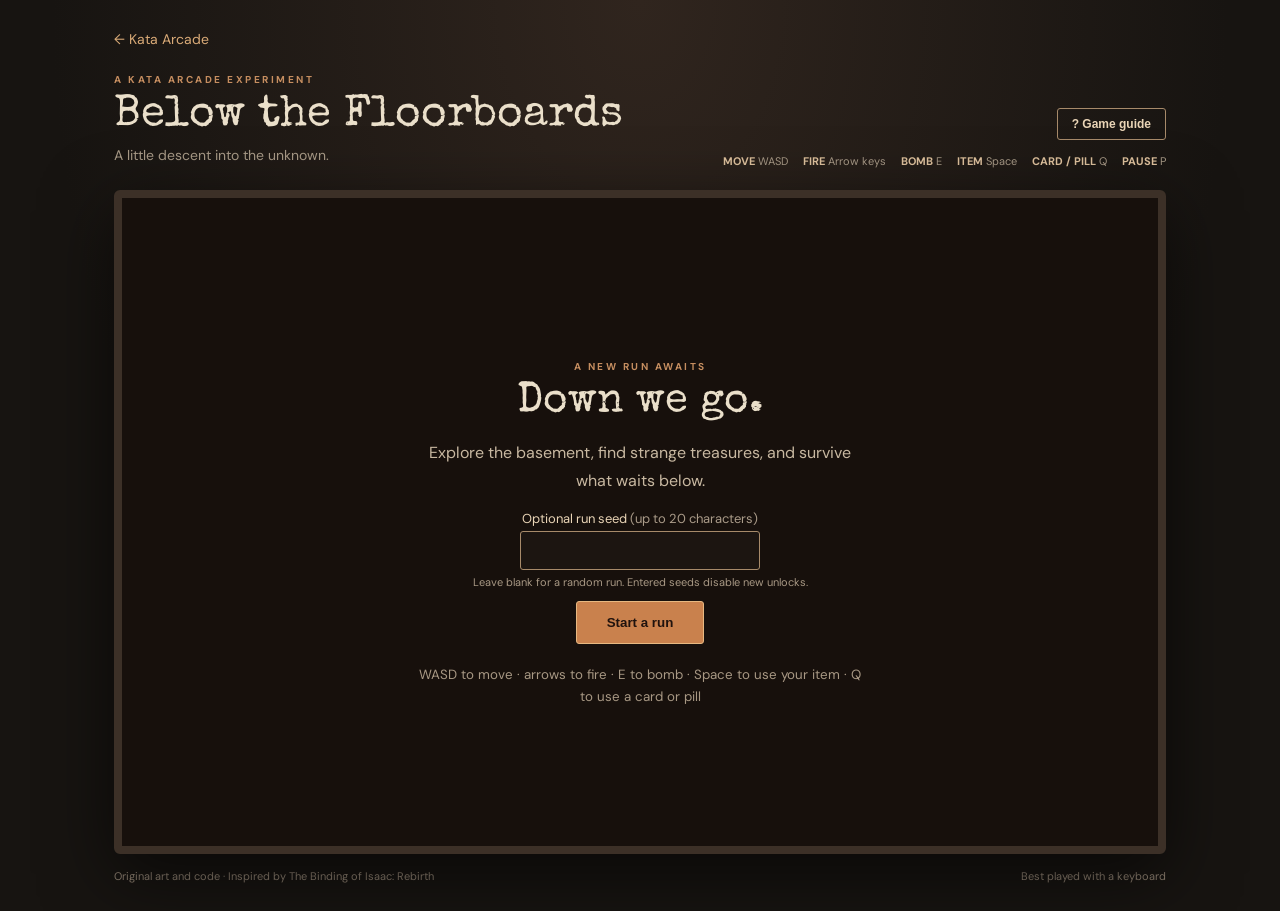
<file: index.html>
<!doctype html><html lang="en"><head><meta charset="utf-8"><meta name="viewport" content="width=device-width,initial-scale=1"><title>Below the Floorboards</title><link rel="stylesheet" href="style.css?v=champions"></head><body><main><header><div><a href="https://intrepion.github.io/">← Kata Arcade</a><p class="eyebrow">A KATA ARCADE EXPERIMENT</p><h1>Below the Floorboards</h1><p>A little descent into the unknown.</p></div><div><button id="guide-open" class="guide-open" type="button" aria-haspopup="dialog" aria-controls="guide">? Game guide</button><div class="controls"><b>MOVE</b> WASD <b>FIRE</b> Arrow keys <b>BOMB</b> E <b>ITEM</b> Space <b>CARD / PILL</b> Q <b>PAUSE</b> P</div></div></header><section class="frame"><canvas id="game" width="960" height="600" tabindex="-1" aria-label="Game area"></canvas><div id="overlay"><div><p class="eyebrow">A NEW RUN AWAITS</p><h2>Down we go.</h2><p>Explore the basement, find strange treasures, and survive what waits below.</p><label id="unlock-option" class="unlock-option" hidden><input type="checkbox" id="unlock-select"> Start with the Lantern: one soul heart and faster movement</label><label id="scout-option" class="unlock-option" hidden><input type="checkbox" id="scout-select"> Start as the Scout: two red hearts, faster movement, two keys and three coins</label><label id="vanguard-option" class="unlock-option" hidden><input type="checkbox" id="vanguard-select"> Start as the Vanguard: four red hearts, slower movement and no starting bomb</label><label class="seed-entry" for="seed-input">Optional run seed <span>(up to 20 characters)</span></label><input id="seed-input" class="seed-input" type="text" maxlength="20" autocomplete="off" spellcheck="false" aria-describedby="seed-help"><small id="seed-help">Leave blank for a random run. Entered seeds disable new unlocks.</small><button id="start">Start a run</button><p id="seed-info" class="seed-info" aria-live="polite"></p><p id="unlock-status" class="unlock-status" aria-live="polite"></p><small>WASD to move · arrows to fire · E to bomb · Space to use your item · Q to use a card or pill</small></div></div><div id="pause-reference" class="pause-reference" hidden aria-labelledby="pause-title"><div><h2 id="pause-title">Paused</h2><p><b>Move</b> WASD · <b>Fire</b> arrows · <b>Bomb</b> E<br><b>Active item</b> Space · <b>Card / pill</b> Q</p><p>Clear enemies to open doors and charge your item. Unlock alternate starts by completing floor goals. Shops need a key and coins. Purple doors cost health; orange challenge chests start three waves. Bomb walls for secrets; gold chests cost a key.</p><p><span class="red-heart">♥</span> Red heals · <span class="soul-heart">♥</span> Soul shields · <span class="black-heart">♥</span> Black shields burst when depleted.</p><p id="pause-seed"></p><div class="pause-actions"><button id="pause-resume" type="button">Resume (P)</button><button id="pause-guide" type="button" aria-haspopup="dialog" aria-controls="guide">Full game guide</button></div></div></div></section><dialog id="guide" aria-labelledby="guide-title"><div class="guide-heading"><div><p class="eyebrow">FIELD NOTES</p><h2 id="guide-title">Game guide</h2></div><button id="guide-close" type="button" aria-label="Close game guide">Close ×</button></div><div class="guide-content"><p>This guide describes this early approximation. The game pauses while it is open.</p><h3>Power-ups</h3><p>Walk over a star-shaped upgrade to collect it; its label names the effect. Upgrades can appear in treasure rooms, shops, challenge chests, and after bosses. Shop upgrades cost coins. Their effects last for the rest of the run.</p><dl><dt><span class="guide-icon upgrade" aria-hidden="true">✦</span>Damage · passive</dt><dd data-upgrade="damage">Adds 1.5 damage to each tear. Repeated pickups add more damage.</dd><dt><span class="guide-icon upgrade" aria-hidden="true">✦</span>Rate · passive</dt><dd data-upgrade="rate">Reduces the delay between volleys by 0.045 seconds, to a minimum of 0.12 seconds. Repeated pickups stack until that limit.</dd><dt><span class="guide-icon upgrade" aria-hidden="true">✦</span>Speed · passive</dt><dd data-upgrade="speed">Adds 25 movement speed. Repeated pickups stack.</dd><dt><span class="guide-icon upgrade" aria-hidden="true">✦</span>Range · passive</dt><dd data-upgrade="range">Adds 100 units to the maximum distance tears can travel; walls and rocks can stop them sooner unless another upgrade changes that. Repeated pickups stack.</dd><dt><span class="guide-icon upgrade" aria-hidden="true">✦</span>Health · passive</dt><dd data-upgrade="health">Adds and fills up to one red-heart container, subject to the 12-heart limit. Repeated pickups can add more containers until that limit.</dd><dt><span class="guide-icon upgrade" aria-hidden="true">✦</span>Double shot (DOUBLE) · passive</dt><dd data-upgrade="double">Each volley fires two angled tears; each uses your current tear damage.</dd><dt><span class="guide-icon upgrade" aria-hidden="true">✦</span>Piercing tears (PIERCE) · passive</dt><dd data-upgrade="pierce">Tears pass through enemies and can hit each enemy once. Rocks still stop them unless you also have Spectral tears.</dd><dt><span class="guide-icon upgrade" aria-hidden="true">✦</span>Splash tears (BURST) · passive</dt><dd data-upgrade="burst">When a tear hits an enemy, other exposed enemies nearby take half that tear’s damage. Underground burrowers are not affected.</dd><dt><span class="guide-icon upgrade" aria-hidden="true">✦</span>Spectral tears (SPECTRAL) · passive</dt><dd data-upgrade="spectral">Tears pass through rocks. They still stop at walls and enemies unless another upgrade changes that.</dd><dt><span class="guide-icon upgrade" aria-hidden="true">✦</span>Rebound tears (BOUNCE) · passive</dt><dd data-upgrade="bounce">Each tear can bounce off room walls twice before disappearing. Its normal range still limits its lifetime.</dd><dt><span class="guide-icon upgrade" aria-hidden="true">✦</span>Returning tears (RETURN) · passive</dt><dd data-upgrade="return">Halfway through its lifetime, each surviving tear reverses direction once. Homing stops steering it after the reversal. Without piercing, a hit still destroys it.</dd><dt><span class="guide-icon upgrade" aria-hidden="true">✦</span>Little Wisp (WISP) · familiar</dt><dd data-upgrade="wisp">A companion stays beside you and fires one tear in your firing direction every 0.8 seconds while you shoot. Its tears deal 3.5 damage, travel up to 780 units, and stop at rocks, walls, or the first enemy. Your tear upgrades and damage do not change its tears.</dd><dt><span class="guide-icon upgrade" aria-hidden="true">✦</span>Orbit Guard (ORBIT) · familiar</dt><dd data-upgrade="orbit">A shield circles you and blocks enemy projectiles that touch it. It does not block contact damage or damage enemies.</dd><dt><span class="guide-icon active" aria-hidden="true">◆</span>Patchwork Heart · active</dt><dd data-upgrade="active">Press <kbd>Space</kbd> when all three bars are filled to restore up to one red heart. Clearing a combat or boss room adds one bar, up to three. Using it at full red health still spends the charge.</dd><dt><span class="guide-icon active" aria-hidden="true">◆</span>Fury Tome · active</dt><dd data-active="fury">Press <kbd>Space</kbd> with three charges to add 2 tear damage until you leave the room. Multiple uses in the same room stack. It combines with tear modifiers.</dd><dt><span class="guide-icon active" aria-hidden="true">◆</span>Ashen Bell · active</dt><dd data-active="bell">Press <kbd>Space</kbd> with four charges to deal 25 damage to each exposed enemy in the room. Underground burrowers are unaffected.</dd><dt><span class="guide-icon upgrade" aria-hidden="true">✦</span>Blood Power (BLOOD) · bargain</dt><dd data-upgrade="blood">Adds 3 damage to each tear; repeated purchases add more.</dd><dt><span class="guide-icon upgrade" aria-hidden="true">✦</span>Homing tears (HOMING) · bargain</dt><dd data-upgrade="homing">Tears gently turn toward a nearby exposed enemy. Homing combines with double shot, piercing, splash, and damage upgrades; another homing pickup has no extra effect.</dd><dt><span class="guide-icon lantern" aria-hidden="true">●</span>Lantern · unlocked start</dt><dd data-upgrade="lantern">After your first victory, choose the Lantern before starting a run to begin with one soul heart and 25 extra movement speed. The soul heart can be lost to damage.</dd><dt><span class="guide-icon scout" aria-hidden="true">●</span>Scout · unlocked start</dt><dd data-profile="scout">Defeat the Caves II boss to unlock. Starts with two red hearts, 215 movement speed, two keys and three coins. Starts with the usual one bomb and Patchwork Heart.</dd><dt><span class="guide-icon vanguard" aria-hidden="true">●</span>Vanguard · unlocked start</dt><dd data-profile="vanguard">Defeat the Basement II boss without losing red health on that floor to unlock. Starts with four red hearts, 165 movement speed, one key, no coins and no bomb. Starts with Patchwork Heart.</dd></dl><p>Spectral, rebound, and returning tears combine with double shot, piercing, splash, and homing. Each tear can hit an enemy only once even if it returns or bounces. Repeated copies of these three modifiers, Little Wisp, or Orbit Guard have no extra effect. Damage, rate, speed, range, and health pickups stack within their limits. Double shot, piercing, and splash combine with each other and with damage and rate upgrades. Taking a second copy of double shot, piercing, splash, or homing has no additional effect.</p><h3>Shop and pickups</h3><p>The green-marked shop costs one key to enter. Walk over a priced item to buy it; each item can be bought once. The shop stocks all five entries below. Prices and inventory are fixed in this game.</p><dl class="shop-list"><dt><span class="guide-icon red-heart" aria-hidden="true">♥</span>Red heart · 3 coins</dt><dd data-shop="heart">Restores up to one red heart; remains for sale if red health is full.</dd><dt><span class="guide-icon key" aria-hidden="true">⚿</span>Key · 5 coins</dt><dd data-shop="key">Adds one key for shops or later treasure rooms.</dd><dt><span class="guide-icon bomb" aria-hidden="true">●</span>Bomb · 5 coins</dt><dd data-shop="bomb">Adds one bomb. Press E to place it; explosions damage enemies, rocks and you, and can reveal secret doors.</dd><dt><span class="guide-icon upgrade" aria-hidden="true">✦</span>Random upgrade · 10 coins</dt><dd data-shop="upgrade" data-shop-upgrades="damage,rate,double,pierce,burst,spectral,bounce,return,wisp,orbit">One random Damage, Rate, Double, Pierce, Burst, Spectral, Bounce, Return, Wisp or Orbit upgrade. The label identifies it; see Power-ups above. Speed, Range and Health do not appear in shops.</dd><dt><span class="guide-icon battery" aria-hidden="true">▣</span>Battery · 5 coins</dt><dd data-shop="battery">Adds one charge to the held active item; remains for sale without spending coins if it is fully charged.</dd></dl><p><span class="guide-icon coin" aria-hidden="true">◉</span>Coins buy shop goods. <span class="guide-icon key" aria-hidden="true">⚿</span>Keys and <span class="guide-icon bomb" aria-hidden="true">●</span>bombs are shown beside them in the HUD.</p><h3>Run seeds</h3><dl><dt><span class="guide-icon seed" aria-hidden="true">#</span>Run seed</dt><dd>Leave the seed field blank for a random run that can unlock starts, or enter up to 20 characters to replay a floor layout and its initially placed items. Seeds are case-insensitive. The current seed appears in the HUD and pause reference; the last seed appears after a run. Entering a seed disables new profile unlocks, including Lantern. Enemy behavior and later drops can differ with play and timing; seeds are not compatible with Rebirth.</dd></dl><h3>Chests and hidden rooms</h3><p>Cleared ordinary combat rooms can drop a chest. Touch it to open it; its contents appear nearby. Chest rewards and chances are simplified for this game.</p><dl><dt><span class="guide-icon chest" aria-hidden="true">·</span>Chest</dt><dd>Opens for free and randomly gives two coins, a bomb, a key, or a red heart.</dd><dt><span class="guide-icon gold-chest" aria-hidden="true">⚿</span>Gold chest</dt><dd>Costs one key to open. It randomly gives three coins, a bomb and key and soul heart, two soul hearts, or one passive upgrade. It stays closed if you have no keys.</dd><dt><span class="guide-icon chest" aria-hidden="true">?</span>Red chest</dt><dd>Appears in curse rooms; it can give supplies or an enemy ambush, as described below.</dd></dl><p><span class="guide-icon bomb" aria-hidden="true">●</span>Bomb the center of a wall to reveal a hidden door. Each floor has a secret room; a deeper secret room is also placed when a suitable location exists. The deeper secret touches one ordinary or starting room and tends toward the boss. It contains a soul heart and a gold chest. Hidden rooms are absent from the map until entered.</p><h3>Active items</h3><p>Each treasure room also contains a fully charged Fury Tome or Ashen Bell. Walk over its diamond to swap it with your held active item; the old one stays on the floor with its current charge. Only one active item can be held. Step away briefly before swapping back. Combat and boss room clears add one charge to the held item; the challenge room adds one after all waves. A battery pickup adds one charge to the held item; it is left on the ground if the item is full. Shops sell batteries for five coins, and cleared rooms can drop them. The current item and charge appear in the upper-right HUD. These items and values are original approximations of Rebirth active-item mechanics.</p><h3>Curse room</h3><p>Each floor has an optional purple-marked curse room with two red chests. Crossing its door in either direction deals half a heart of damage unless you are currently invulnerable. Protective hearts are lost before red health; losing red health reduces the chance of a Bargain portal. Each chest randomly gives two soul hearts, a bomb and a key, three coins, or an ambush of two enemies. An ambush seals the room until defeated and charges the held active item on clearance. Chest odds and contents, guaranteed room generation, and door behavior are simplified approximations of Rebirth.</p><h3>Challenge room</h3><p>Each floor has an optional orange-marked challenge room. Its chest shows a passive upgrade. Touch it to take the upgrade and begin three waves of enemies; the doors stay shut until all three waves are defeated. Clearing all waves adds one charge to the held active item. You can leave without opening the chest. The room is an approximation: it always appears, has no health-entry requirement, and uses ordinary enemies rather than Rebirth’s full challenge-room rules.</p><h3>The Bargain</h3><p>After defeating the boss on floors 2–5, a diamond-marked portal may appear. It is guaranteed if you took no red-heart damage on that floor; otherwise its chance is 25%. Soul and black hearts absorb damage before red hearts. This is a simplified approximation of Rebirth’s deal rooms.</p><p>In the bargain room, walk over a star to trade the displayed red-heart containers for its upgrade. Blood Power costs one container; Homing costs two. Containers and any red health that no longer fits are lost for the run. The game refuses a purchase that would leave you with no health; soul and black hearts can keep you alive, but cannot be spent as payment. Use the upward-marked portal to return to the boss room. You can leave without buying.</p><h3>The Sanctuary</h3><p>Enter a Bargain and leave without buying to make later boss portals eligible for a Sanctuary. On floors 2–5, a portal still requires the usual no-red-damage guarantee or 25% damaged-floor roll. Once eligible, each portal has a 50% chance to be a Sanctuary instead of a Bargain. A successful heart-container purchase permanently rules out Sanctuaries for that run; an unaffordable offer does not. Skipping a portal without entering does not qualify. The first Bargain is always a Bargain.</p><p>The blue Sanctuary offers two free relics. Touch one to claim it; the other disappears permanently. Leaving without choosing preserves both on return. The upward portal returns to the boss room. These are original, simplified Angel Room-inspired rules, not Rebirth's exact probabilities or item pool.</p><dl><dt><span class="guide-icon soul-heart" aria-hidden="true">☀</span>Dawn Halo</dt><dd>Adds one filled red-heart container (if capacity permits) and +1 tear damage for the run. Damage is granted even at the health cap.</dd><dt><span class="guide-icon soul-heart" aria-hidden="true">◉</span>Vigil Seal</dt><dd>Grants two soul hearts, limited by the shared 12-heart cap, and Orbit Guard. The guard blocks enemy shots that touch it; duplicate guards do not stack.</dd></dl><h3>Cards &amp; pills</h3><p>Walk over a card or pill to pick it up. You can hold one at a time; picking up another swaps it with the one on the floor. Press <kbd>Q</kbd> to use the held card or pill once. Its name appears when picked up and in the upper-right HUD.</p><p>Cards share the same card picture and pills share the same pill picture; their labels distinguish the effects. Card and pill drops and their effects are chosen at random. This game shows an effect's name before use; it does not have unidentified pills.</p><dl><dt><span class="guide-icon card" aria-hidden="true">▣</span>The Fool · card</dt><dd>Returns you to the starting room of the current floor.</dd><dt><span class="guide-icon card" aria-hidden="true">▣</span>The Lovers · card</dt><dd>Places two full red-heart pickups on the ground.</dd><dt><span class="guide-icon card" aria-hidden="true">▣</span>Death · card</dt><dd>Deals 40 damage to each exposed enemy in the current room; underground burrowers are unaffected.</dd><dt><span class="guide-icon pill" aria-hidden="true">●</span>Full Health · pill</dt><dd>Fills your red-heart containers. It does not add protective hearts.</dd><dt><span class="guide-icon pill" aria-hidden="true">●</span>Health Up · pill</dt><dd>Adds one full red-heart container and fills it, if there is room within the health limit.</dd><dt><span class="guide-icon pill" aria-hidden="true">●</span>Health Down · pill</dt><dd>Removes up to one full red-heart container, keeping at least one if you already have one. It does not create a container if you have none. Current red health is reduced if needed.</dd><dt><span class="guide-icon pill" aria-hidden="true">●</span>Speed Up · pill</dt><dd>Increases movement speed for the rest of the run.</dd></dl><h3>Rooms and enemies at a glance</h3><div class="visual-key"><div><span class="guide-icon door-treasure" aria-hidden="true">▯</span>Gold door: treasure</div><div><span class="guide-icon door-shop" aria-hidden="true">▯</span>Green door: shop</div><div><span class="guide-icon door-boss" aria-hidden="true">▯</span>Red door: boss</div><div><span class="guide-icon door-challenge" aria-hidden="true">▯</span>Orange: challenge</div><div><span class="guide-icon door-curse" aria-hidden="true">▯</span>Purple: curse</div><div><span class="guide-icon chest" aria-hidden="true">?</span>Red chest: random reward or ambush</div><div><span class="guide-icon enemy-chaser" aria-hidden="true">●</span>Chaser: approaches you</div><div><span class="guide-icon enemy-spitter" aria-hidden="true">●</span>Spitter: fires at you</div><div><span class="guide-icon enemy-burrower" aria-hidden="true">●</span>Burrower: hides underground</div><div><span class="guide-icon enemy-charger" aria-hidden="true">●</span>Charger: aims, then rushes</div><div><span class="guide-icon enemy-fan" aria-hidden="true">●</span>Fan: fires a spread</div><div><span class="guide-icon portal" aria-hidden="true">◇</span>Bargain / Sanctuary portal (labeled)</div><div><span class="guide-icon portal" aria-hidden="true">↓</span>Hatch: next floor</div><div><span class="guide-icon portal" aria-hidden="true">✦</span>Final exit: victory</div></div><h3>Champion enemies</h3><p>From Basement II onward, each ordinary combat room has a 25% chance to replace one enemy with a champion. A colored ring and letter identify its variant, even while a burrower is underground. Champions retain their enemy's attack pattern and normal half-heart contact damage. Bosses, challenge waves and curse-room ambushes do not become champions.</p><dl><dt><span class="guide-icon champion-iron" aria-hidden="true">I</span>Iron champion</dt><dd>Silver ring · 1.8 times the normal health, rounded up, and 20% slower movement. Always drops one soul heart.</dd><dt><span class="guide-icon champion-swift" aria-hidden="true">S</span>Swift champion</dt><dd>Yellow ring · 1.2 times the normal health, rounded up, and 50% faster movement, including charger rushes and burrowing. Always drops one key.</dd><dt><span class="guide-icon champion-volatile" aria-hidden="true">V</span>Volatile champion</dt><dd>Orange ring · 1.3 times the normal health, rounded up. On defeat, fires six hostile tears outward and drops one bomb. Keep moving after the kill: the burst remains dangerous even if the room is cleared.</dd></dl><p>Guaranteed champion drops are in addition to the usual room-clear reward. Each variant is equally likely when a champion is rolled. These original modifiers, rewards and probabilities are simplified Rebirth-inspired rules, not an exact reproduction.</p><h3>Deeper floors</h3><p>Each chapter has two floors: Basement, Caves, then Depths. Depths II ends with an original final boss. Defeat it and enter the exit to win. Your first victory unlocks an optional Lantern start for future runs: one soul heart and faster movement. Scout and Vanguard can also be unlocked as described in Power-ups. Choose at most one unlocked start before each run. Unlocks are saved in your browser when storage is available; if saving fails, they last only until this page is closed or reloaded. Caves introduce burrowers: they move as a dark patch while underground, cannot hurt you or be damaged then, and emerge to attack. Caves and Depths can also contain orange chargers: they pause, aim at you, then rush in a straight line. Depths add purple enemies that fire a three-shot spread. Each chapter has its own boss and attack pattern.</p><h3>Hearts</h3><p>Damage is measured in half hearts. Protective hearts are lost from right to left before red health. Containers plus protective hearts are limited to 12 full hearts.</p><dl><dt><span class="guide-icon red-heart" aria-hidden="true">♥</span> Red hearts</dt><dd>Your ordinary health fills red-heart containers. Red-heart pickups and the charged Patchwork Heart item restore missing red health, up to your container limit.</dd><dt><span class="guide-icon soul-heart" aria-hidden="true">♥</span> Soul hearts</dt><dd>Blue protective health absorbs damage before red hearts. It is not restored by red-heart pickups.</dd><dt><span class="guide-icon black-heart" aria-hidden="true">♥</span> Black hearts</dt><dd>Protective health that absorbs damage before red hearts. When a full black heart is completely depleted, it deals 40 damage to each exposed enemy in the room; underground burrowers are unaffected.</dd></dl><p>Press <kbd>Space</kbd> to use the equipped active item when fully charged; clearing rooms recharges it. Press <kbd>P</kbd> to pause the game outside this guide.</p></div></dialog><footer><span>Original art and code · Inspired by The Binding of Isaac: Rebirth</span><span>Best played with a keyboard</span></footer></main><script src="core.js?v=champions"></script><script src="game.js?v=champions"></script></body></html>
</file>
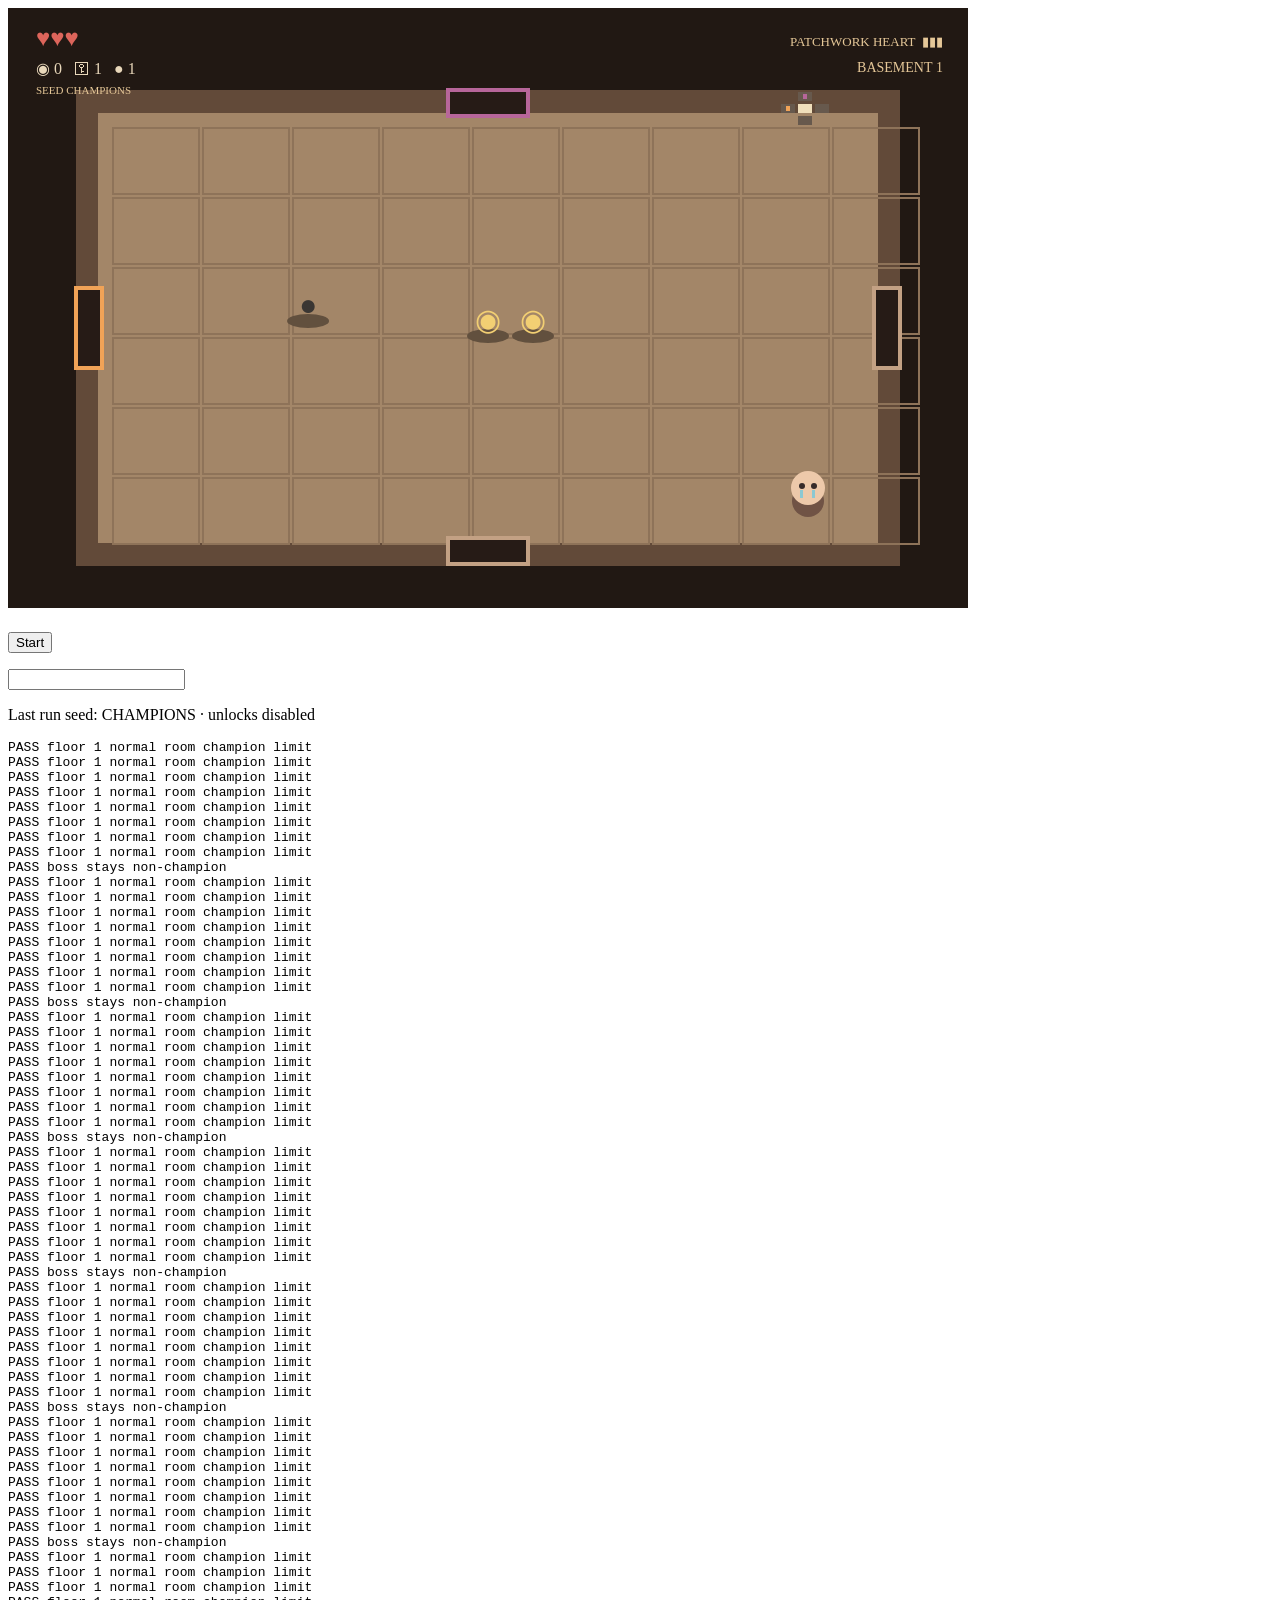
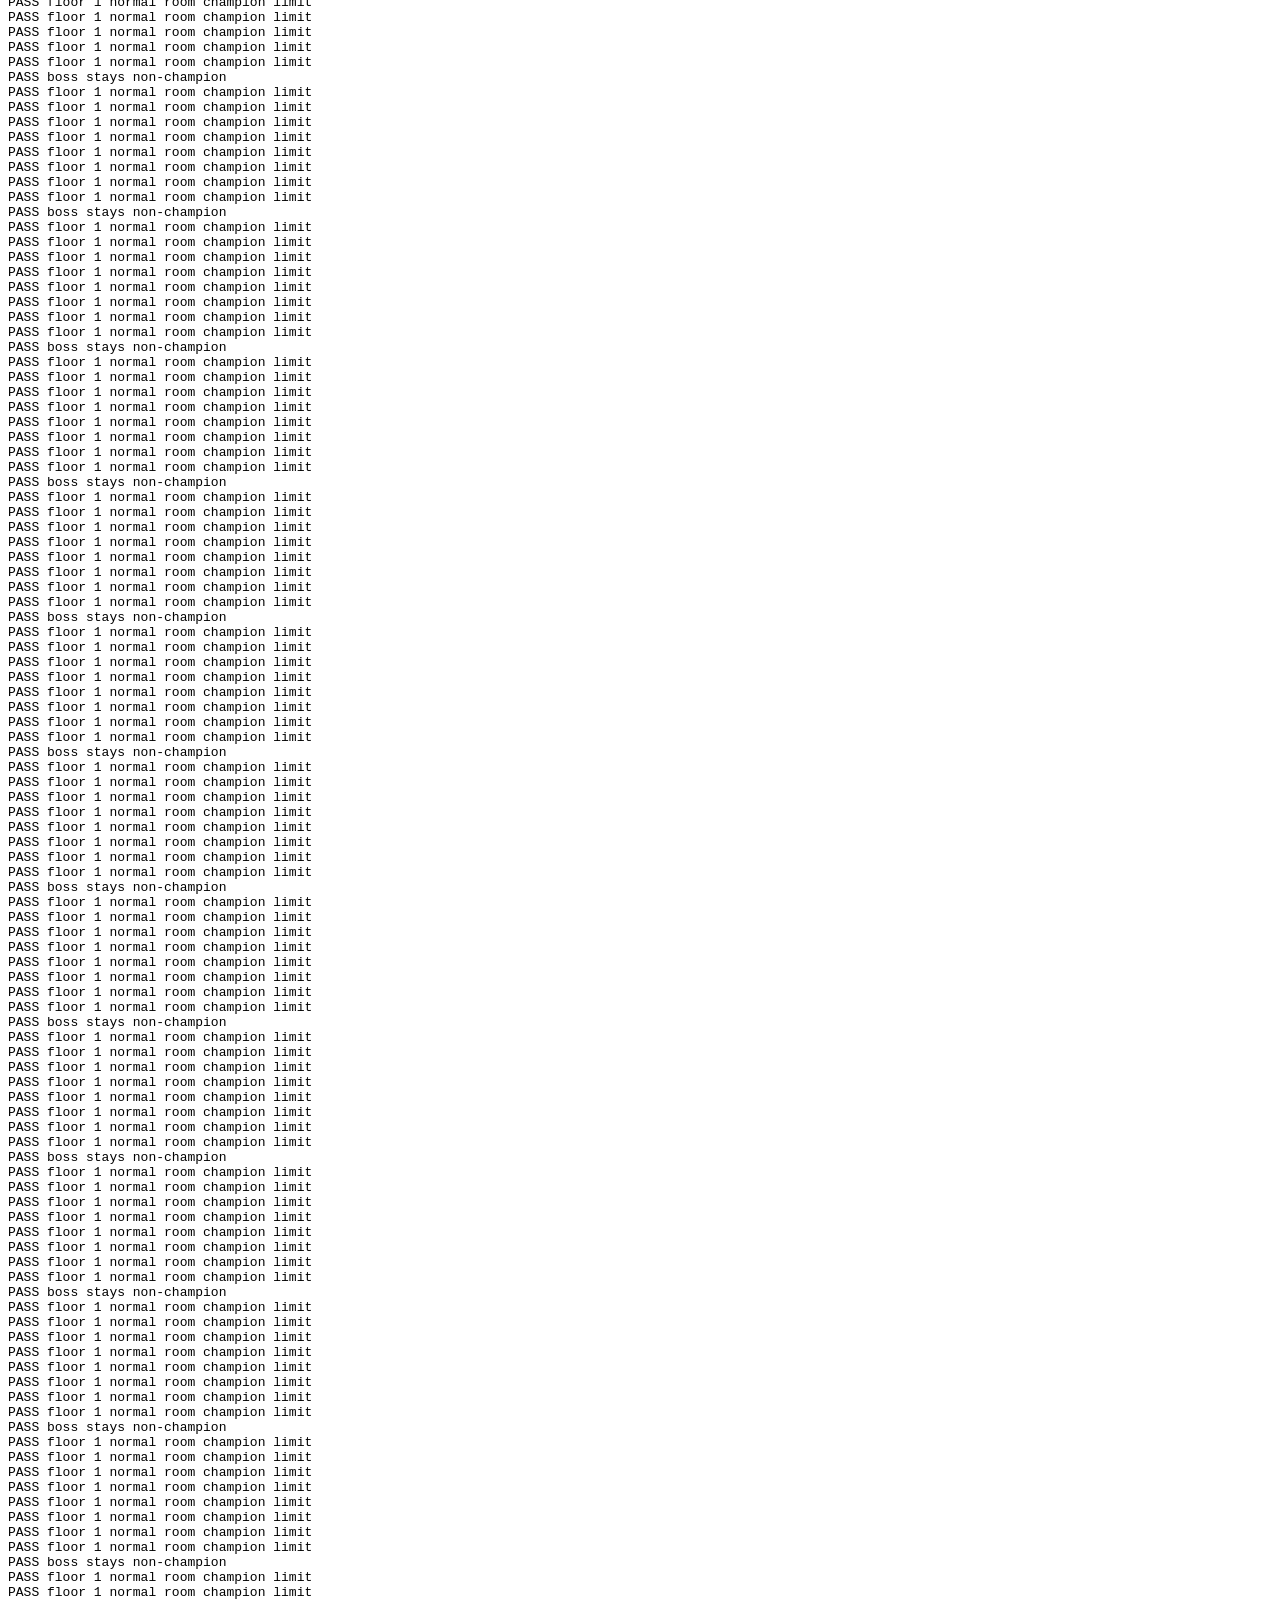
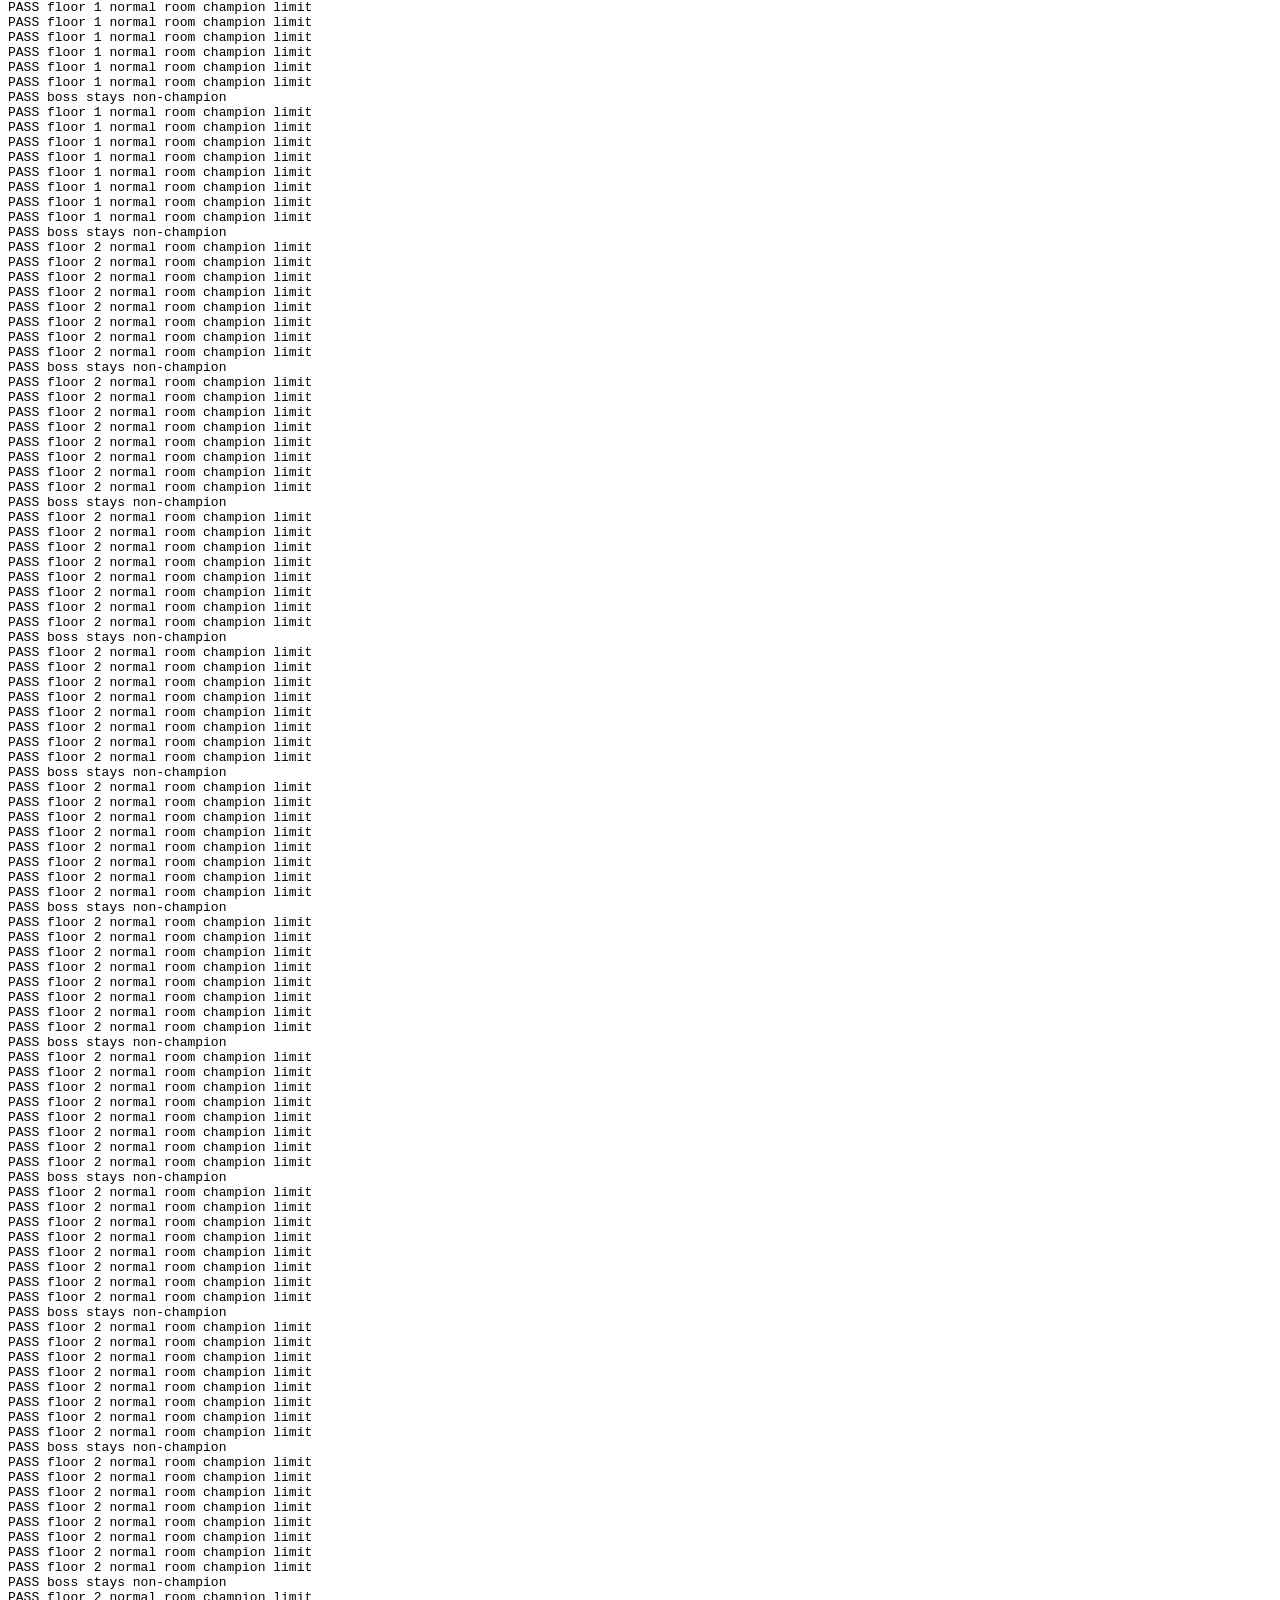
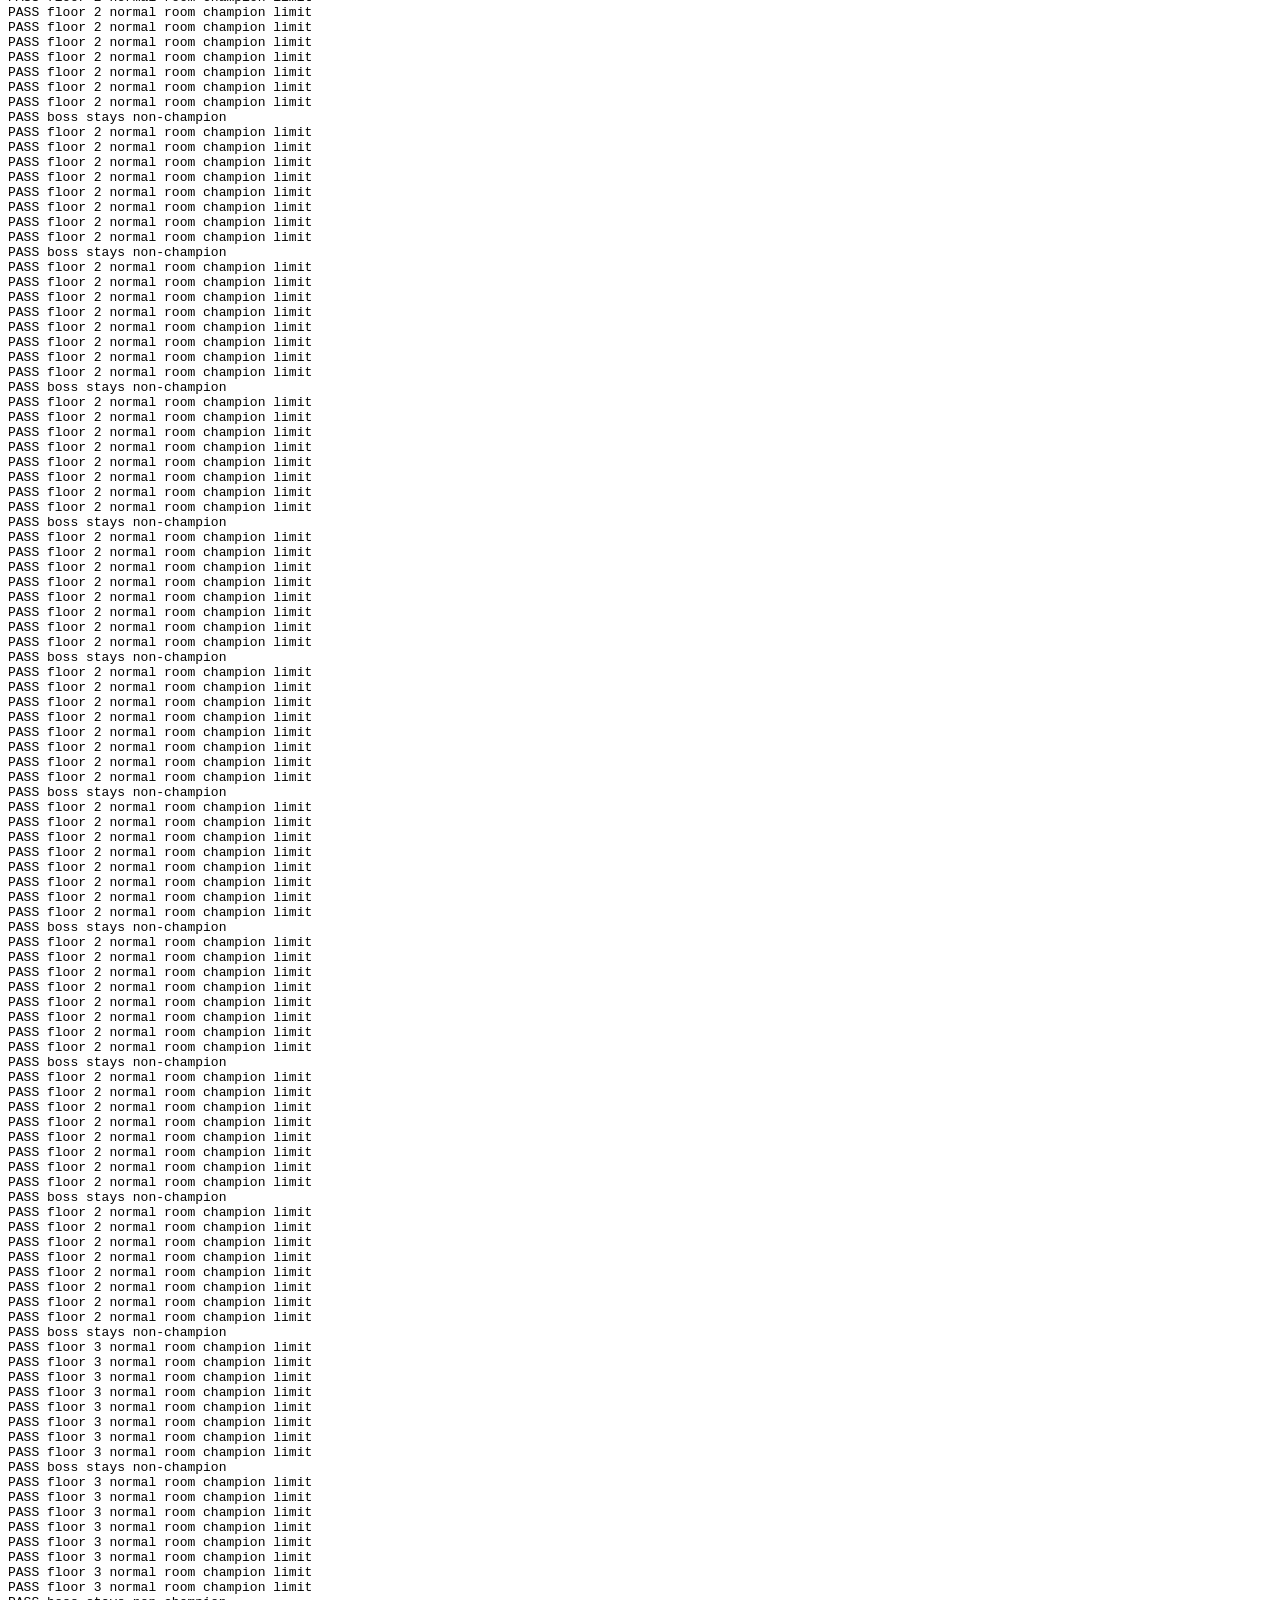
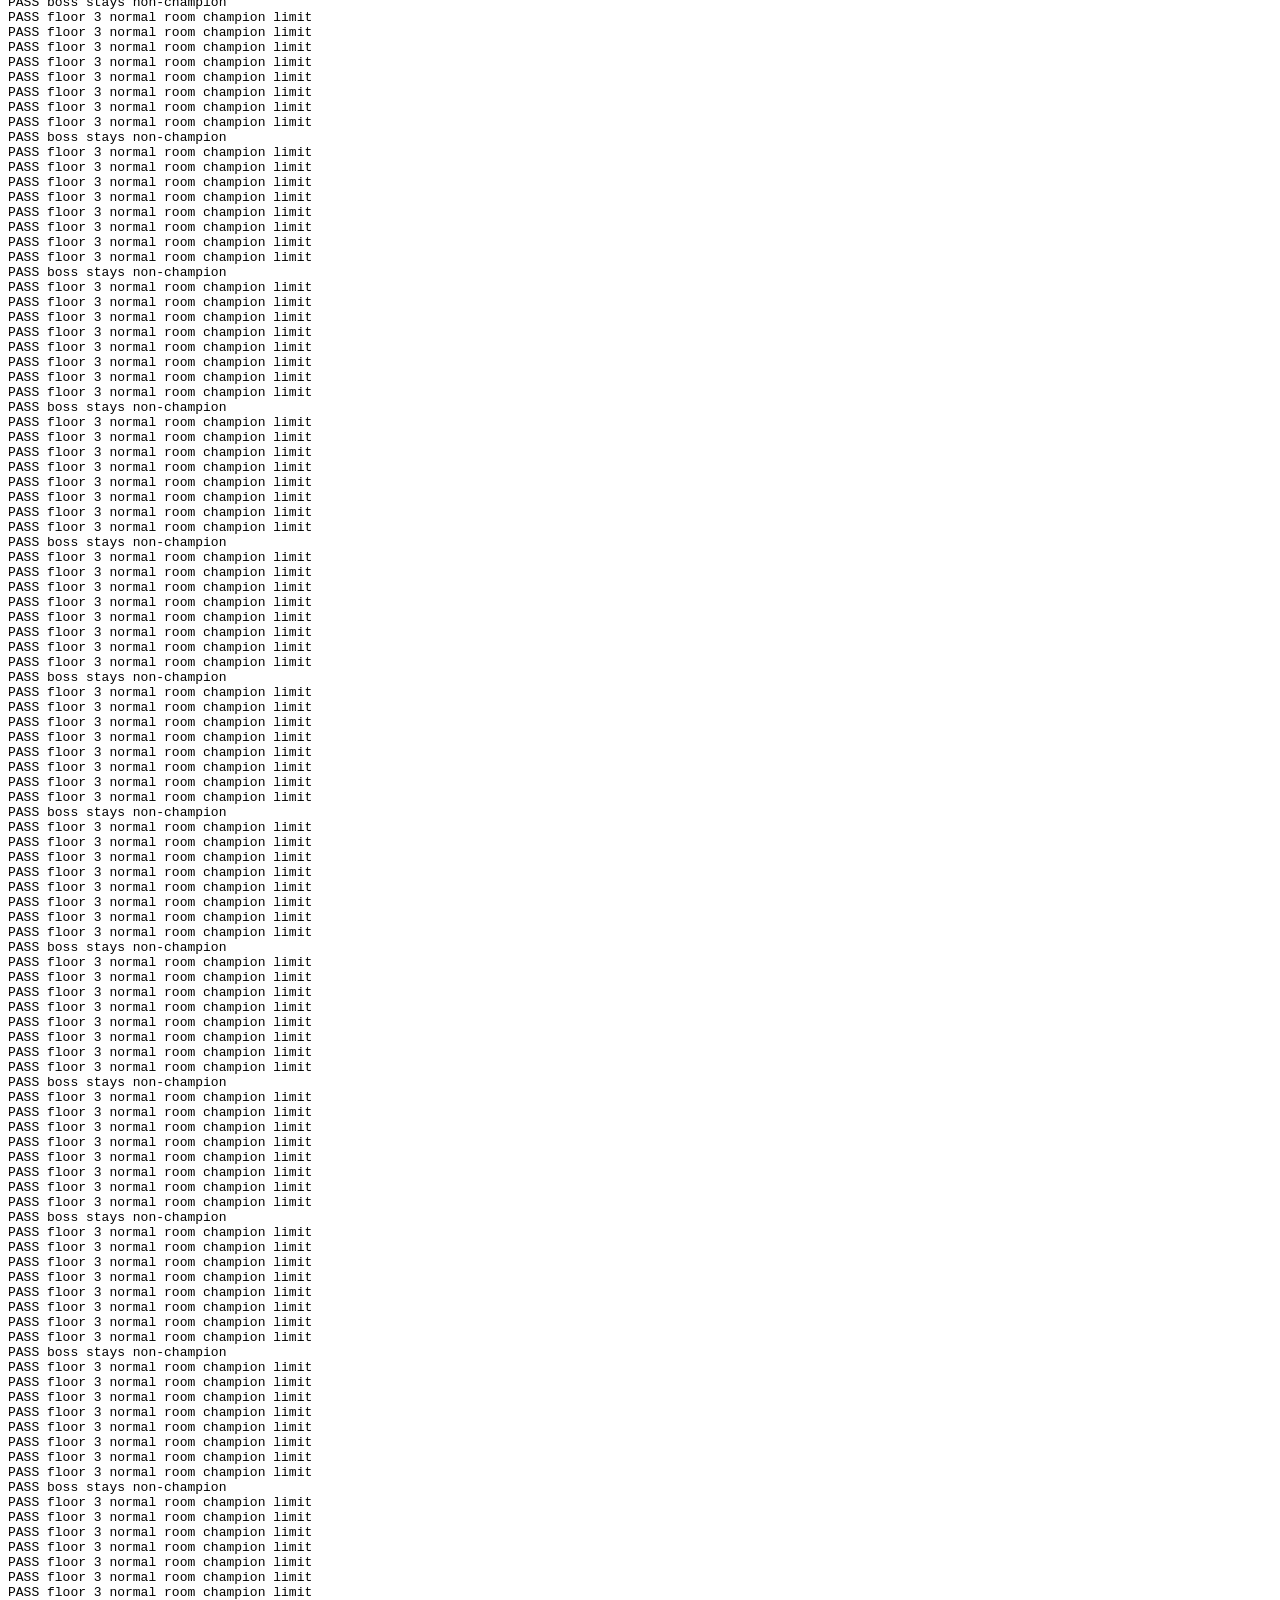
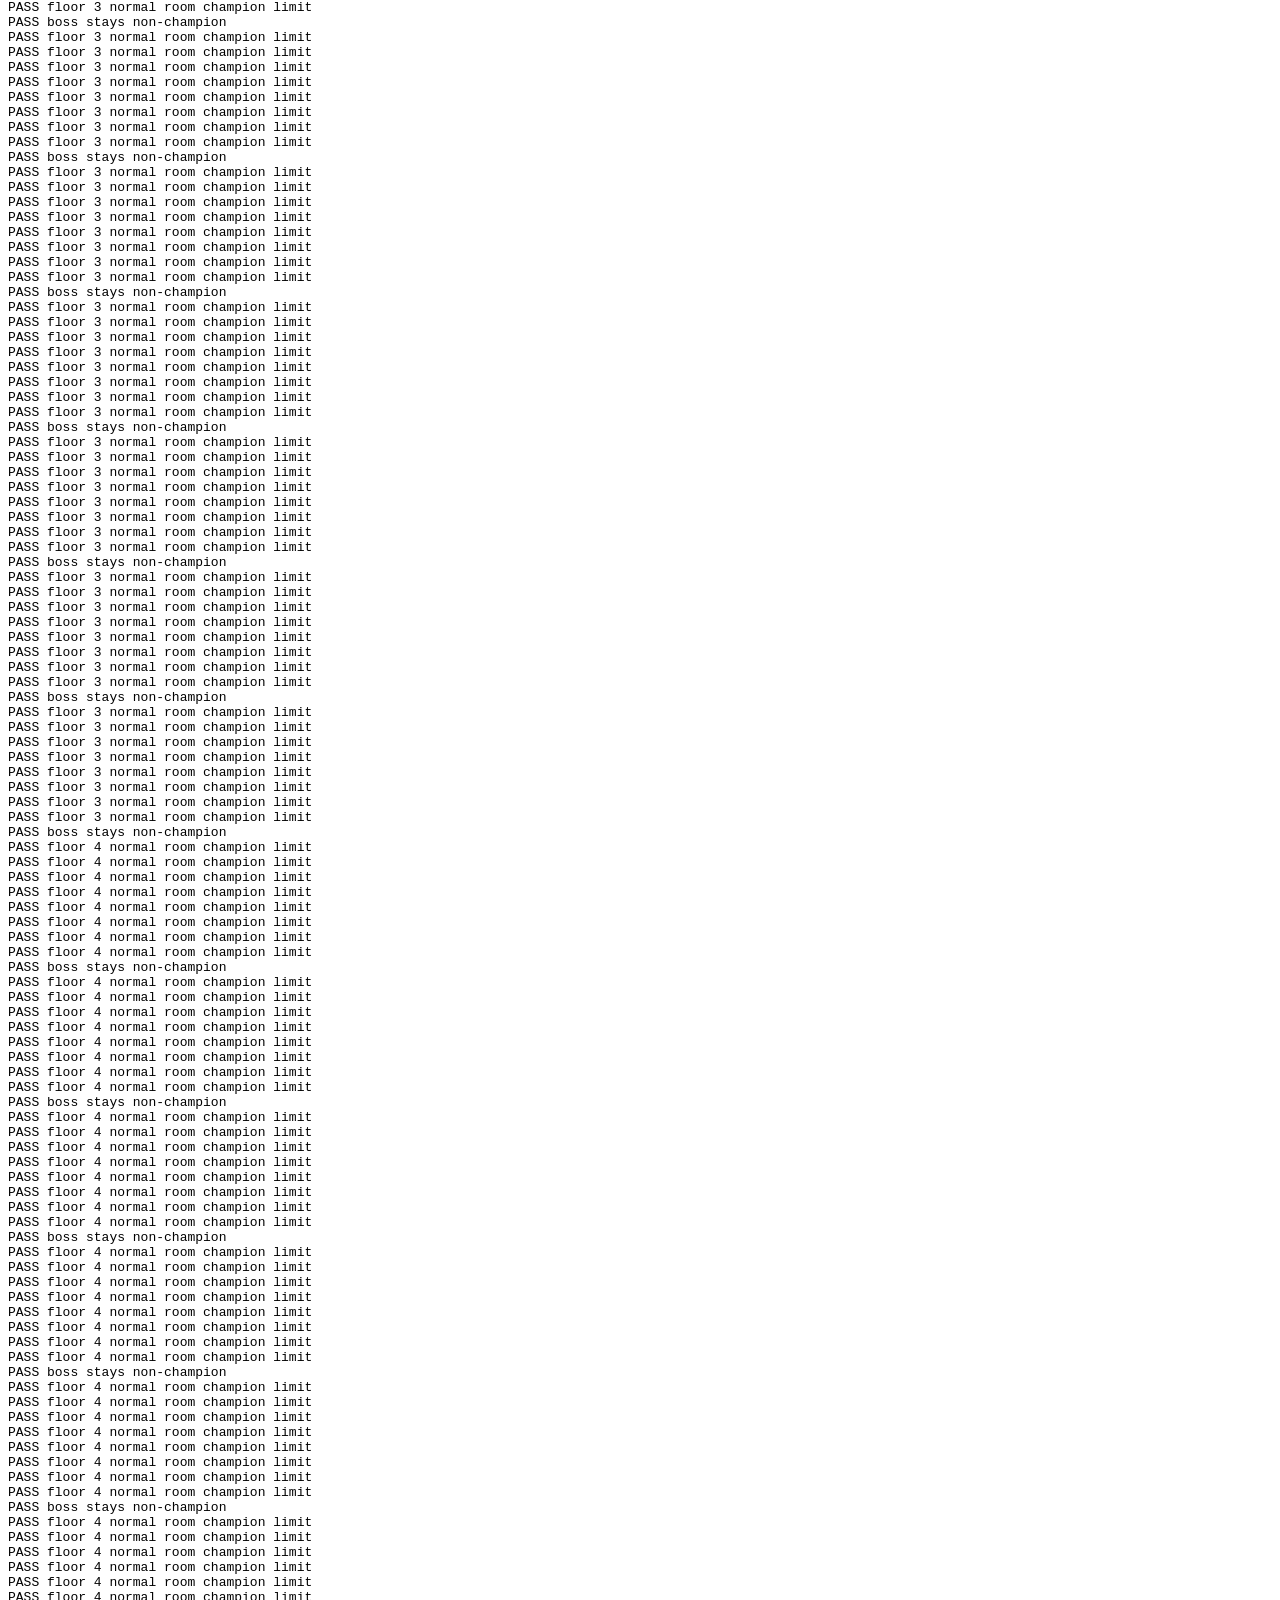
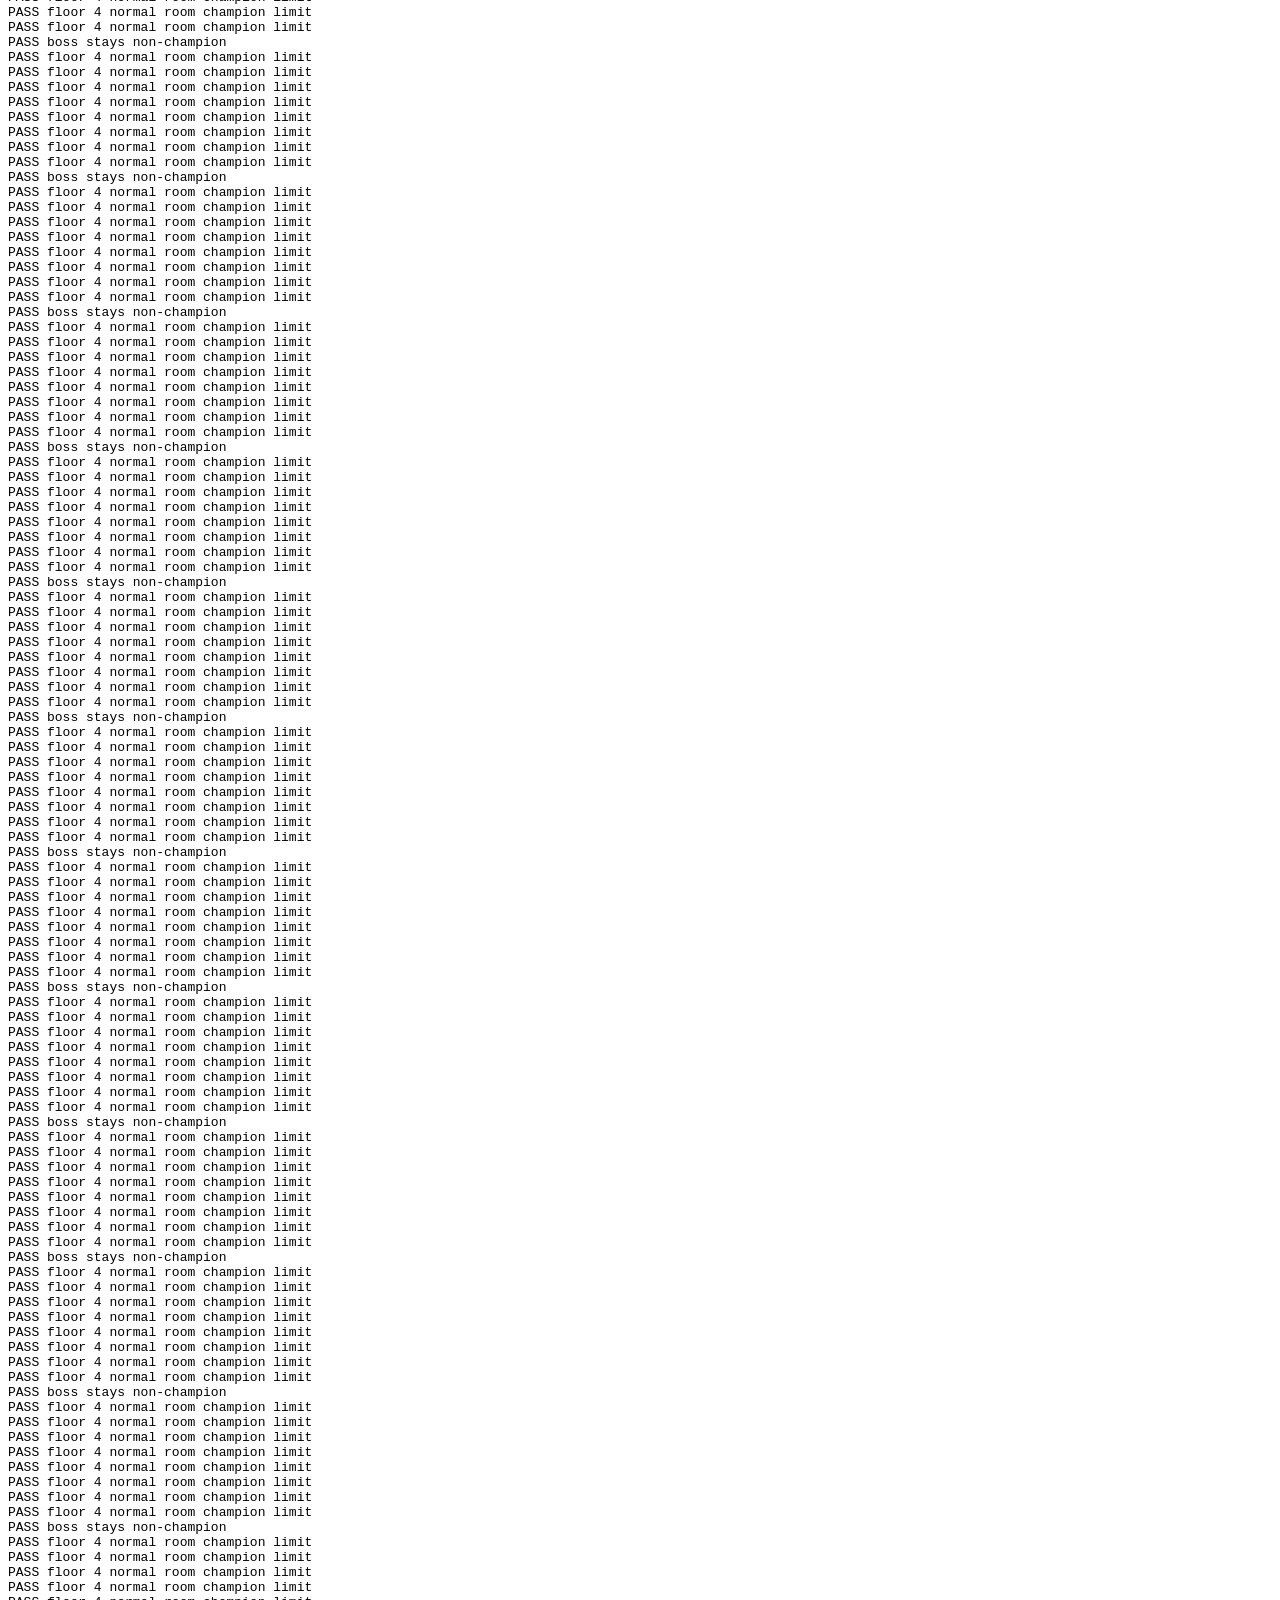
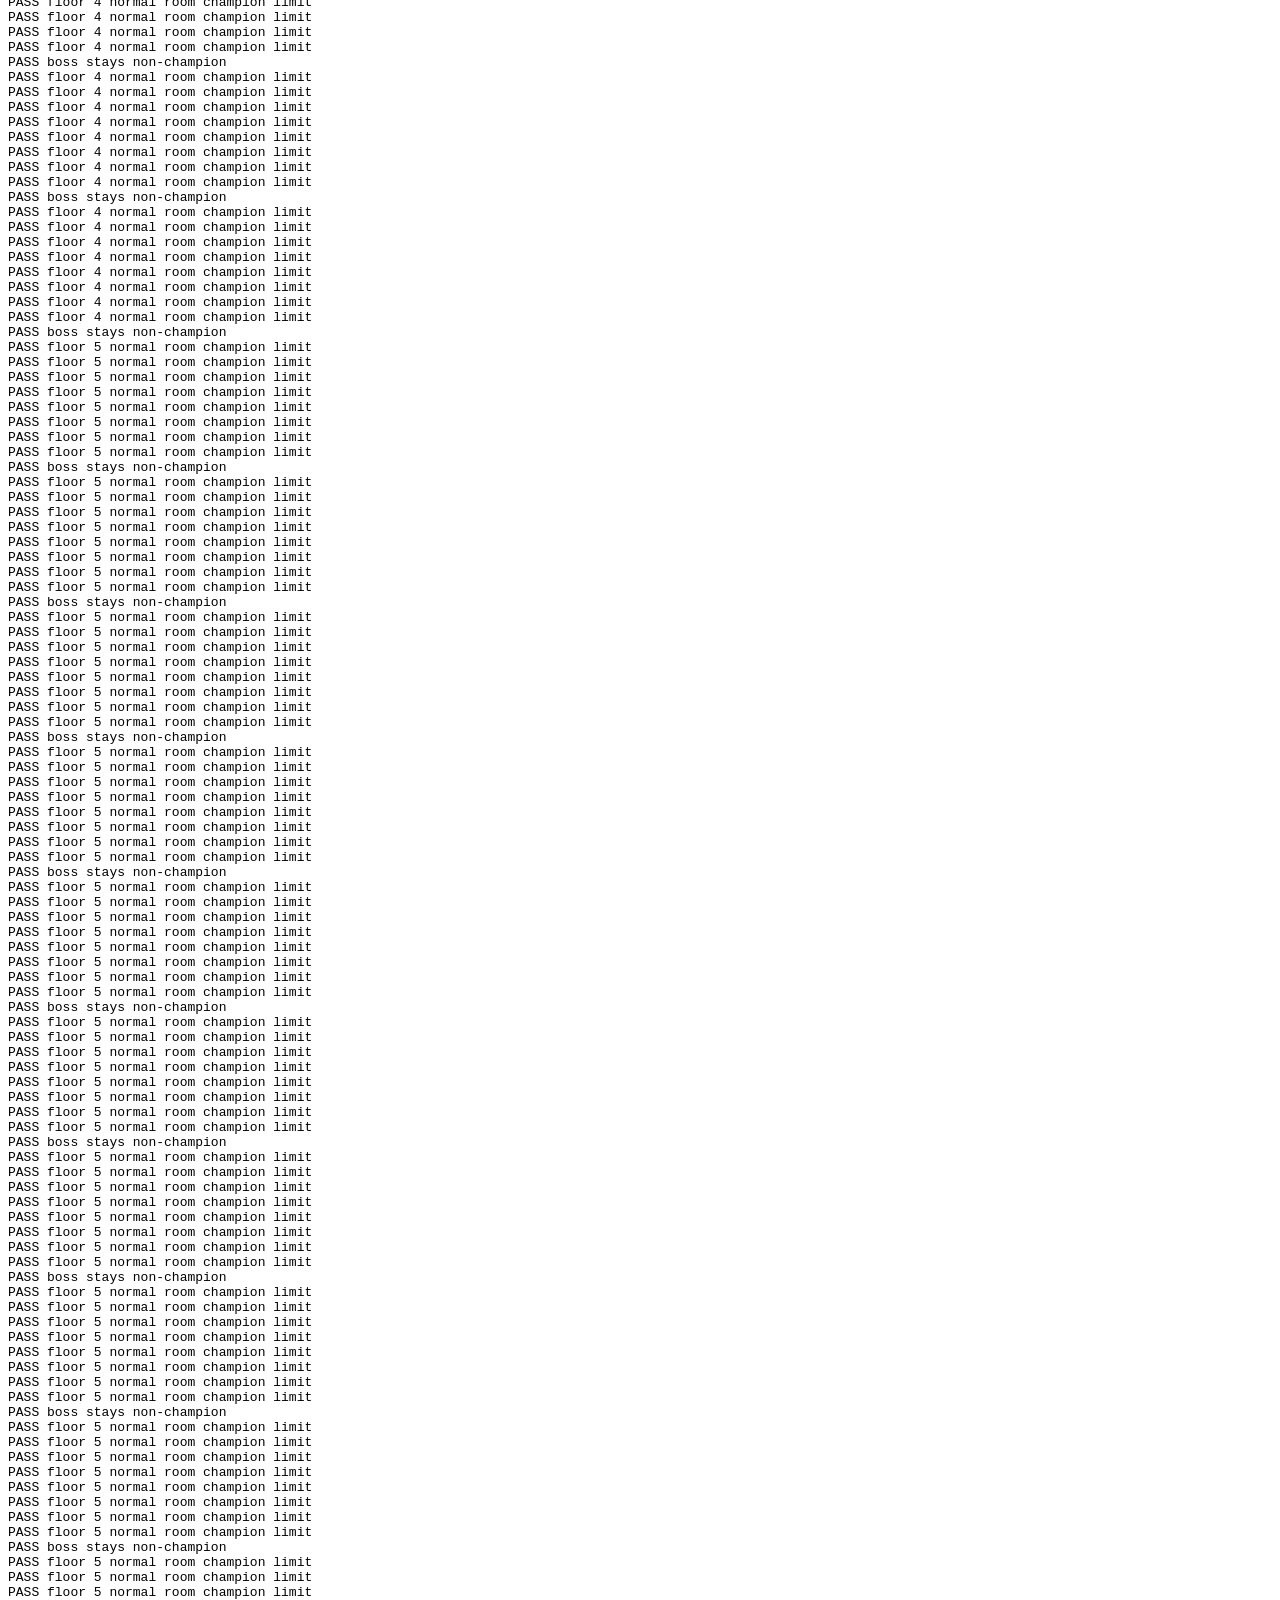
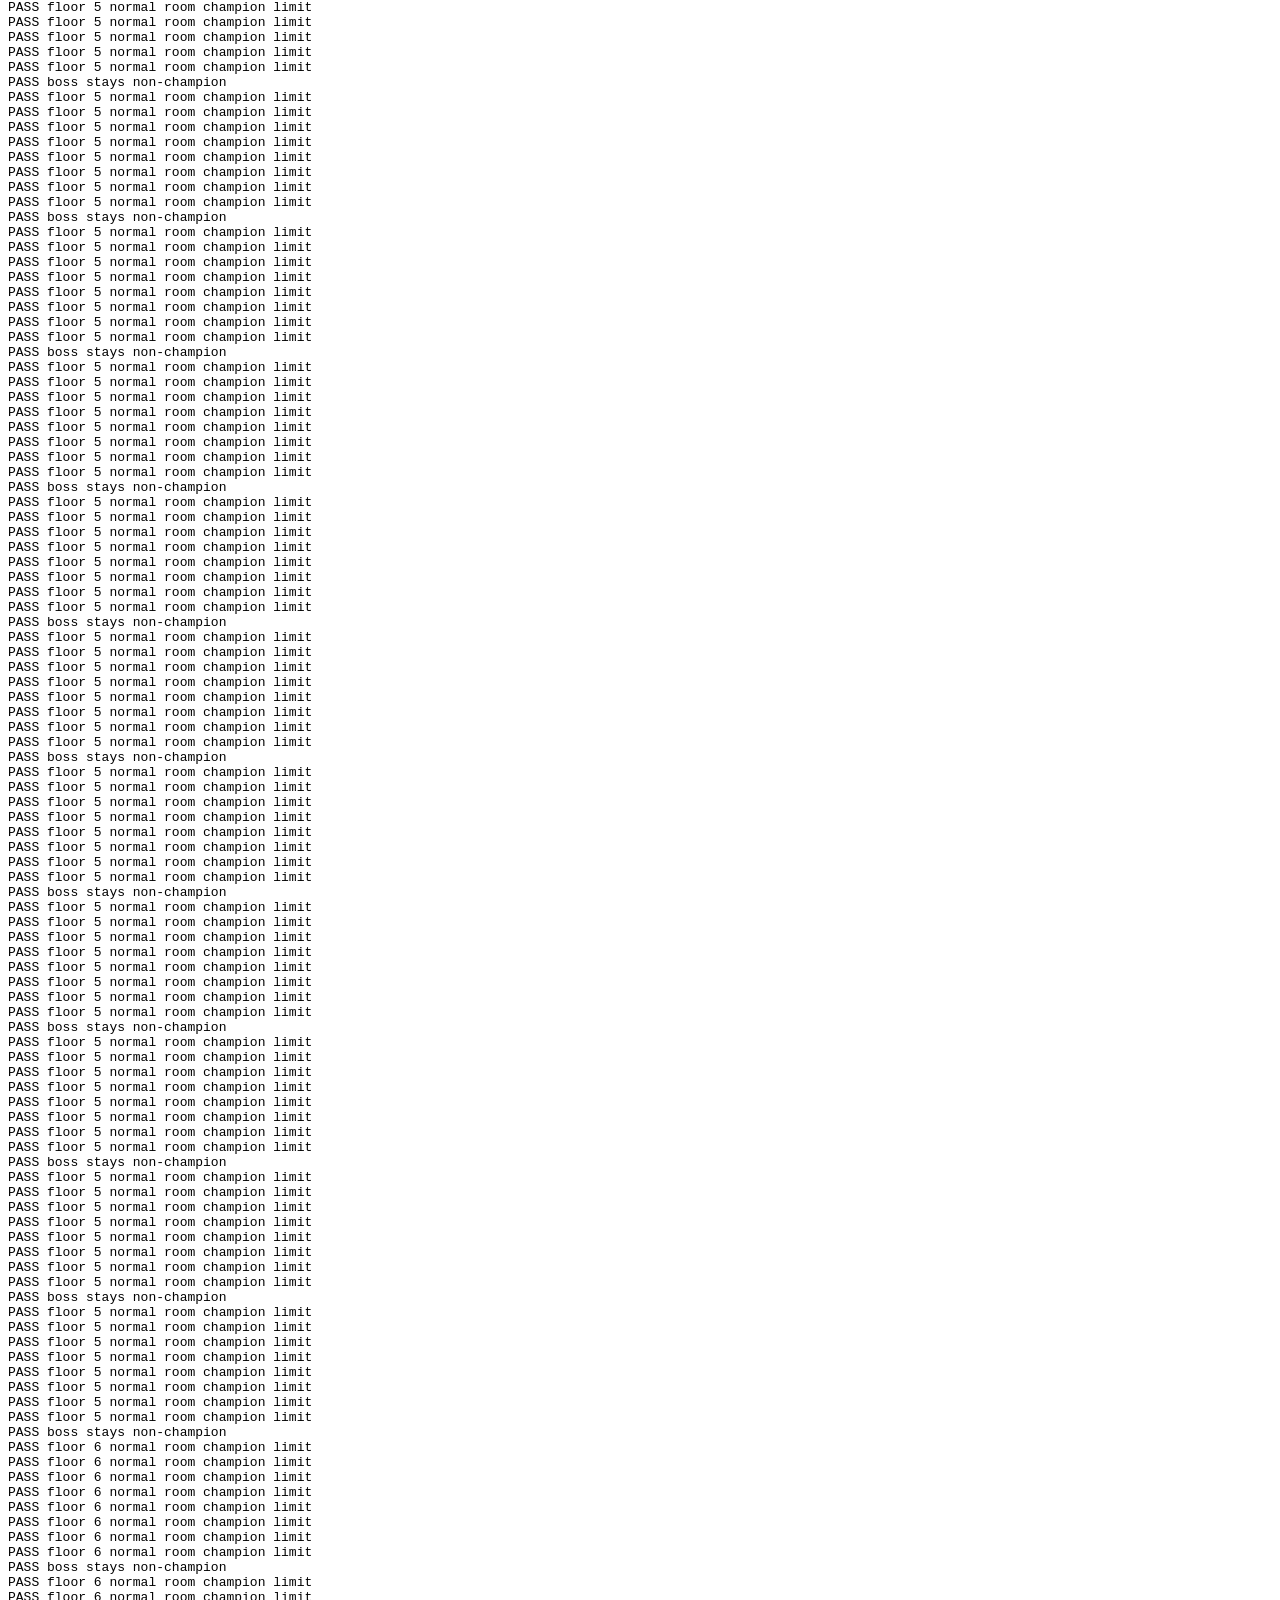
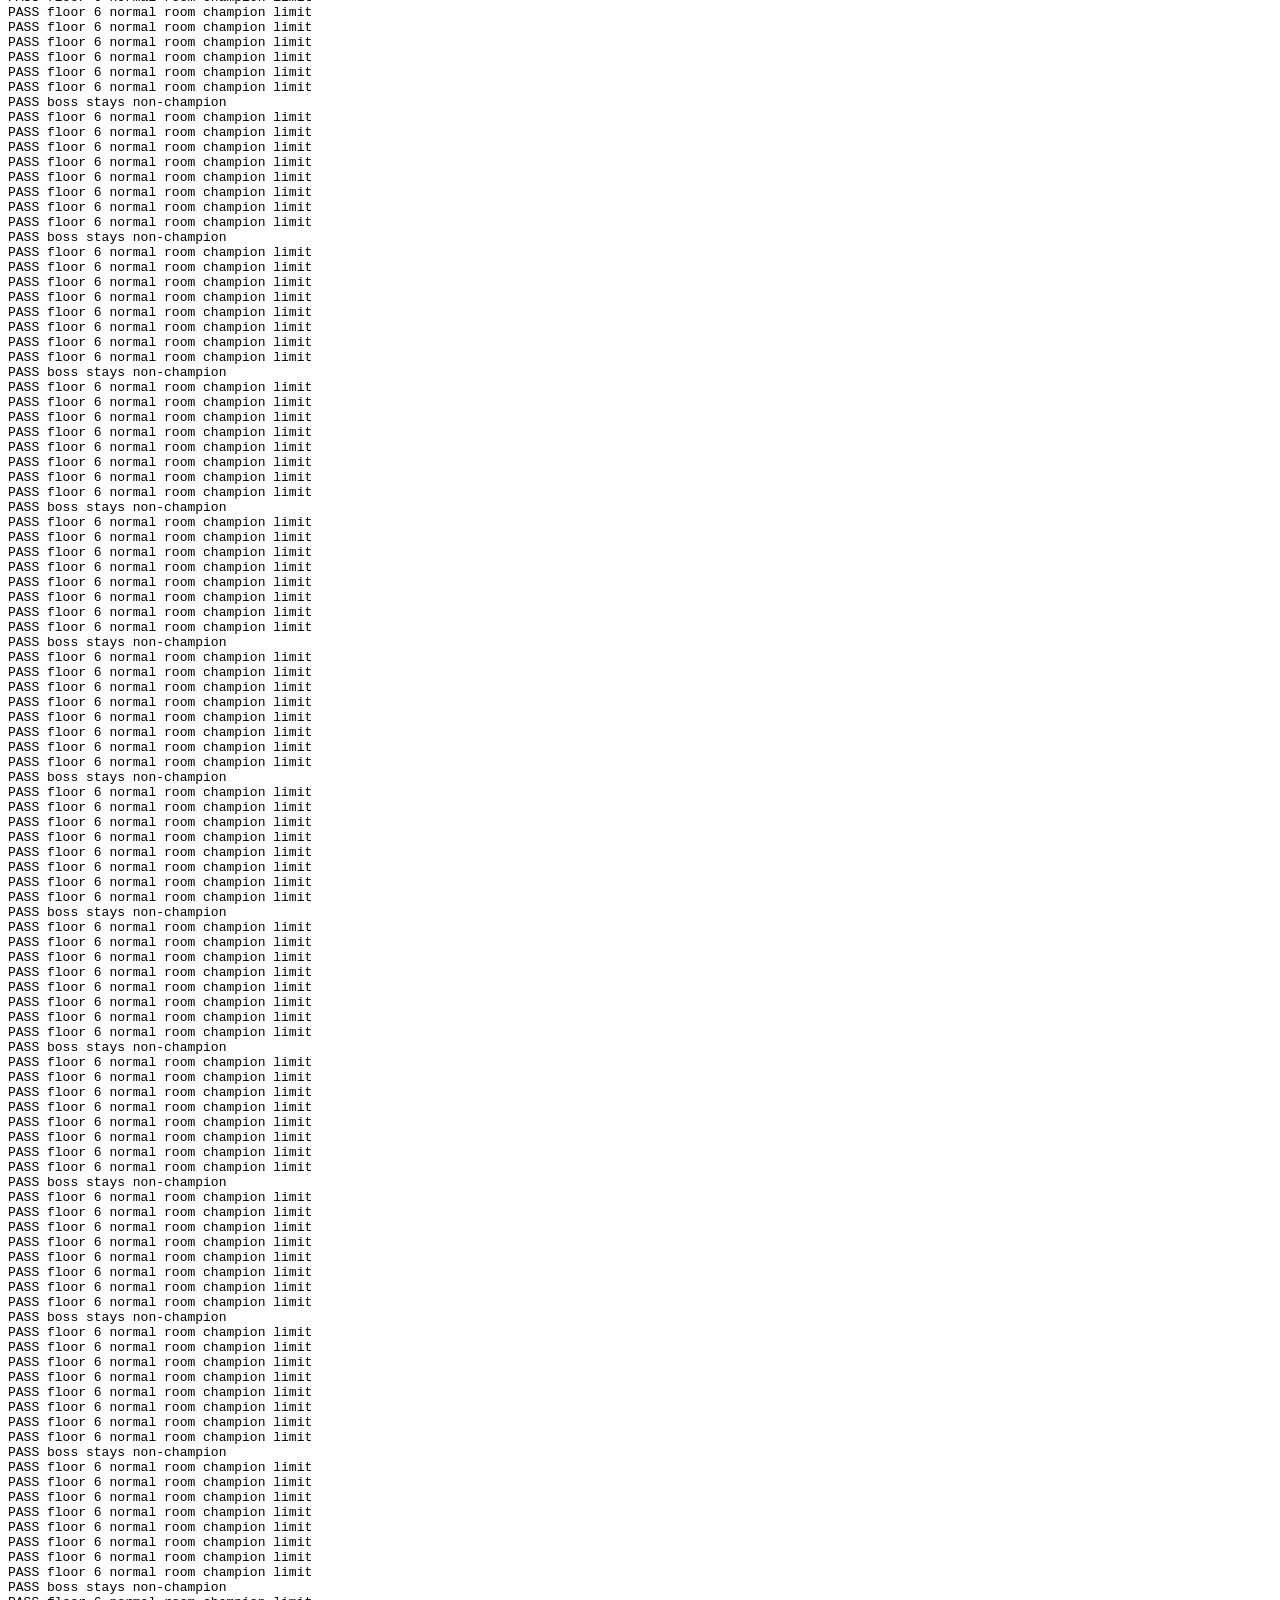
<file: tests/champions.html>
<!doctype html><html><head><meta charset="utf-8"><title>Champion encounter checks</title></head><body><canvas id="game" width="960" height="600"></canvas><div id="overlay"><h2></h2><p></p><label id="unlock-option" hidden><input type="checkbox" id="unlock-select">Lantern</label><button id="start">Start</button><p id="unlock-status"></p><input id="seed-input" maxlength="20"><p id="seed-info"></p></div><div id="pause-reference" hidden><span id="pause-seed"></span><button id="pause-resume">Resume</button></div><pre id="result">Running…</pre><script src="../core.js?v=champions"></script><script src="../game.js?v=champions"></script><script src="champions.js"></script></body></html>
</file>
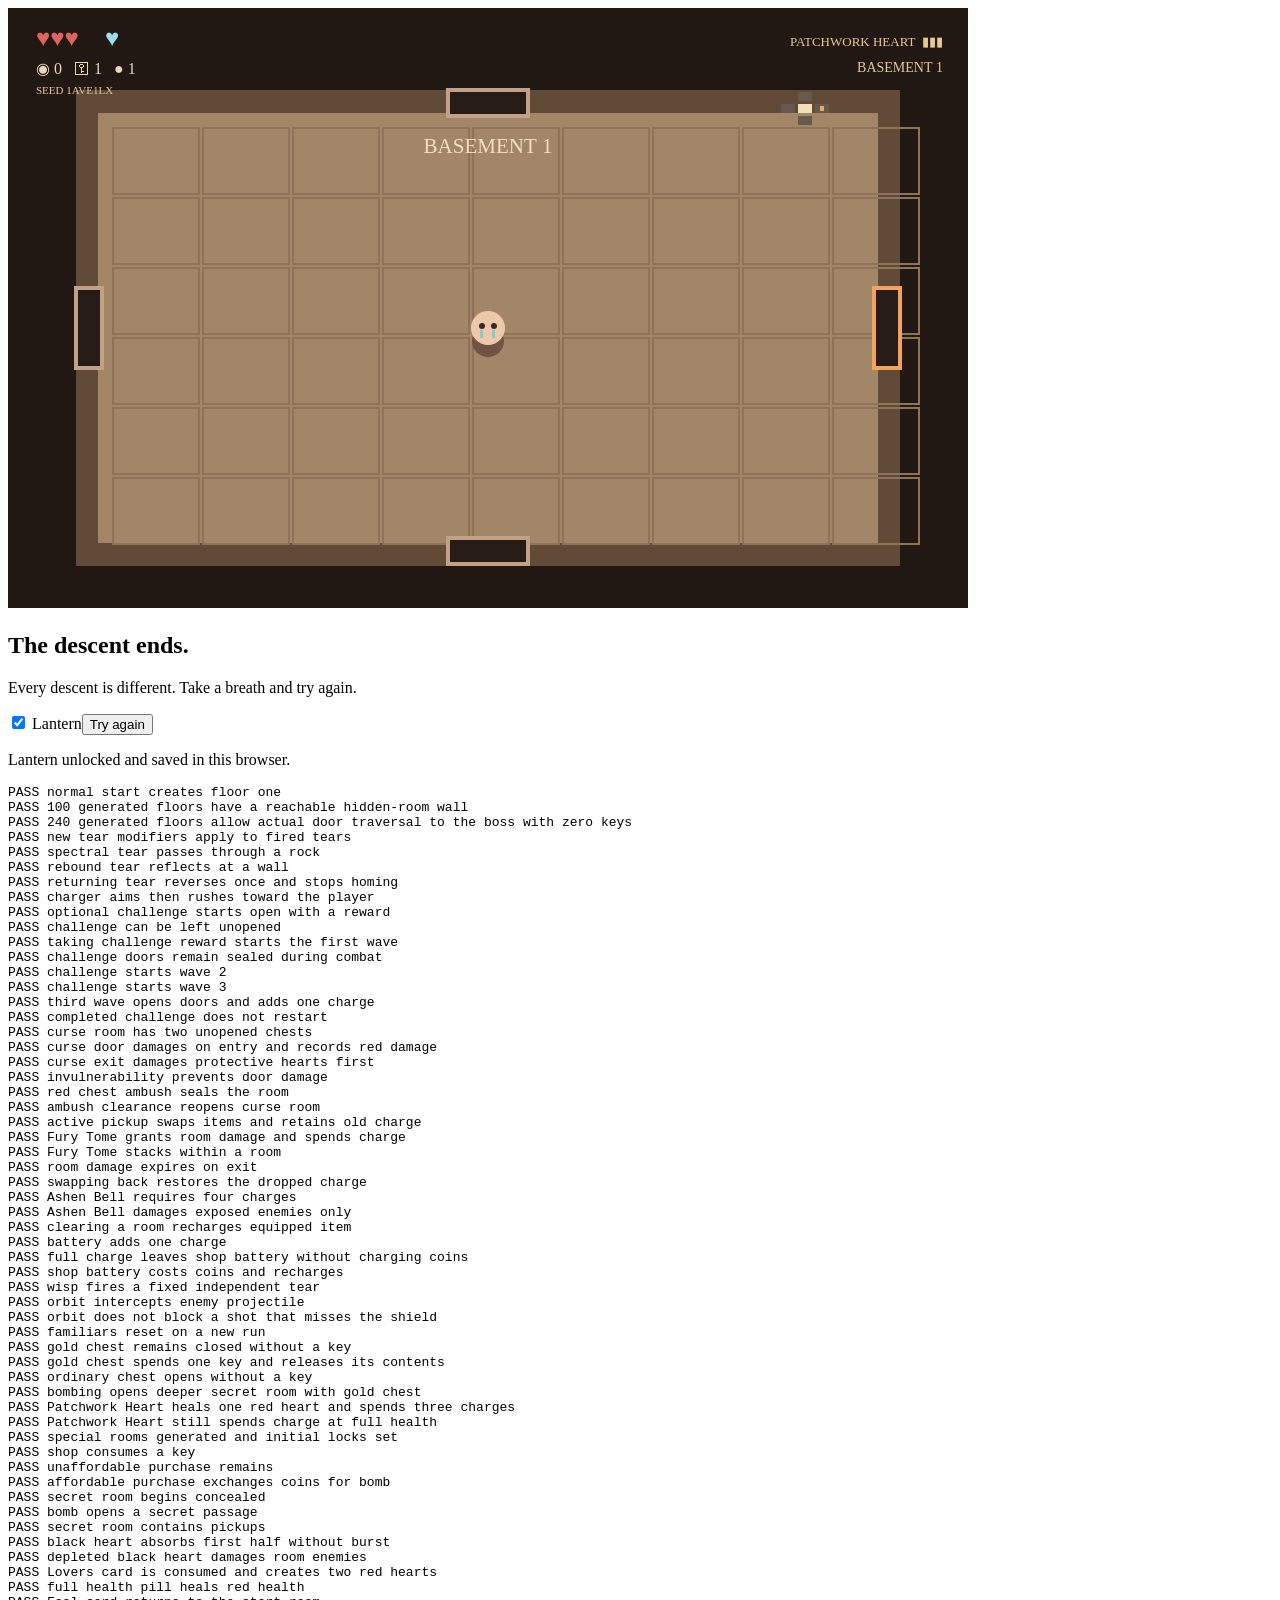
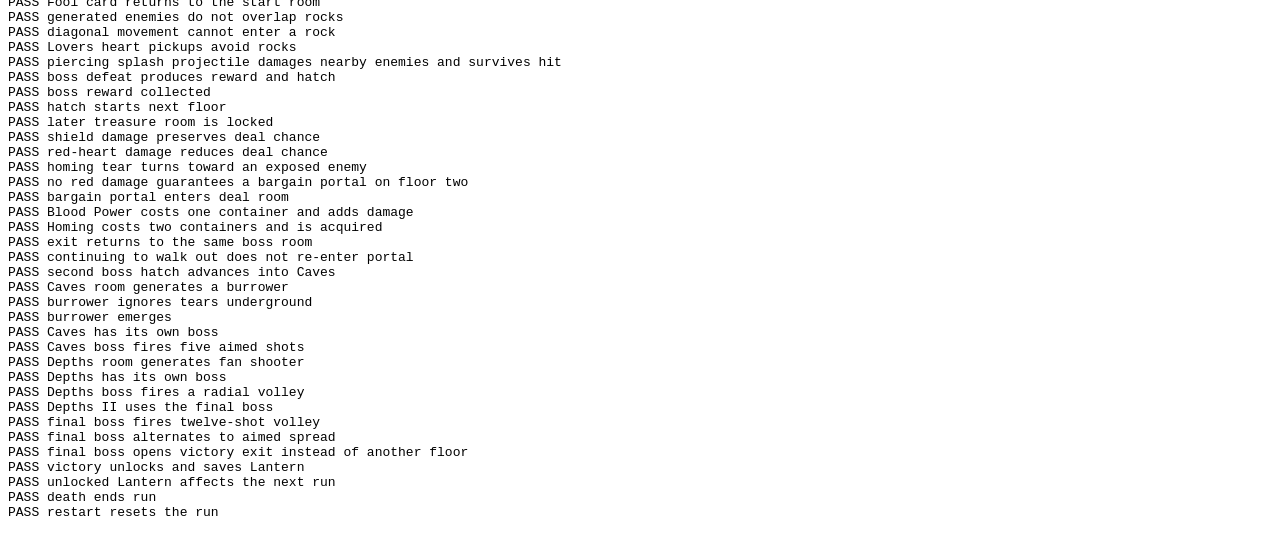
<file: tests/integration.html>
<!doctype html><html><head><meta charset="utf-8"><title>Game integration checks</title></head><body><canvas id="game" width="960" height="600"></canvas><div id="overlay"><h2></h2><p></p><label id="unlock-option" hidden><input type="checkbox" id="unlock-select"> Lantern</label><button id="start">Start</button><p id="unlock-status"></p></div><pre id="result">Running…</pre><script src="../core.js?v=seed-runs"></script><script src="../game.js?v=seed-runs"></script><script src="integration.js?v=seed-runs"></script></body></html>
</file>
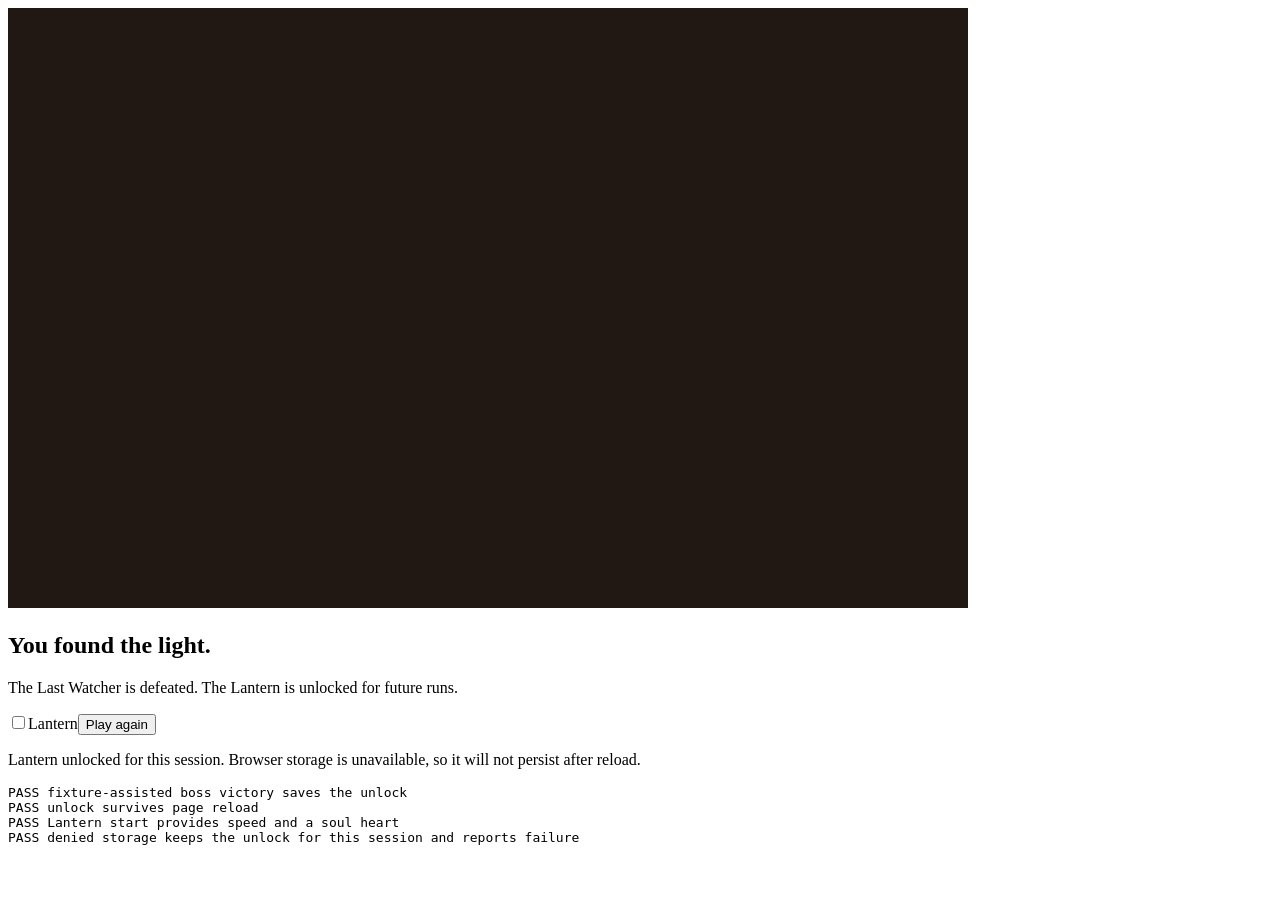
<file: tests/persistence.html>
<!doctype html><html><head><meta charset="utf-8"><title>Victory persistence test</title></head><body><canvas id="game" width="960" height="600"></canvas><div id="overlay"><h2></h2><p></p><label id="unlock-option" hidden><input type="checkbox" id="unlock-select">Lantern</label><button id="start">Start</button><p id="unlock-status"></p></div><pre id="result">Running…</pre><script src="../core.js?v=seed-runs"></script><script src="../game.js?v=seed-runs"></script><script src="persistence.js"></script></body></html>
</file>
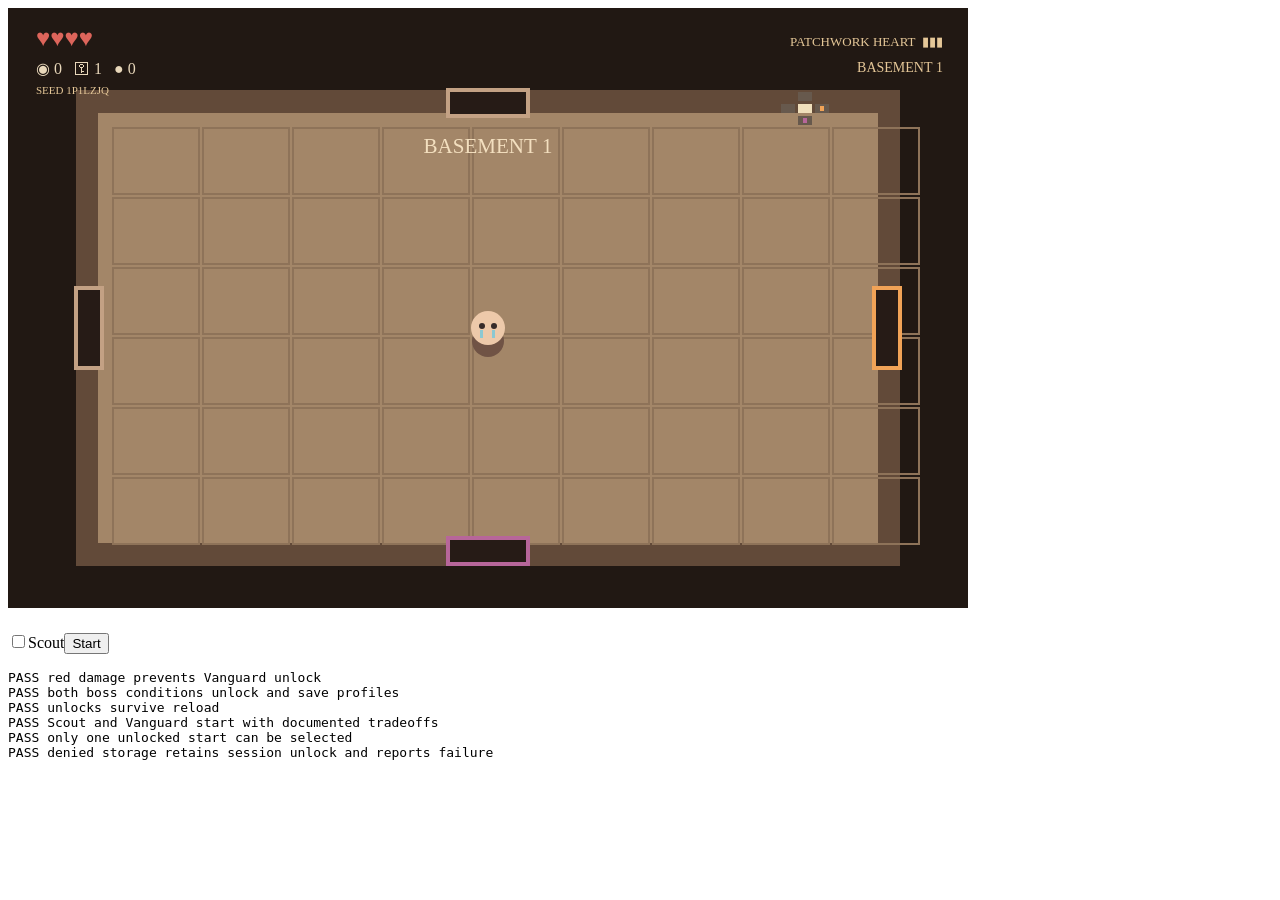
<file: tests/profile-persistence.html>
<!doctype html><html><head><meta charset="utf-8"><title>Starting profile persistence checks</title></head><body><canvas id="game" width="960" height="600"></canvas><div id="overlay"><h2></h2><p></p><label id="unlock-option" hidden><input type="checkbox" id="unlock-select">Lantern</label><label id="scout-option" hidden><input type="checkbox" id="scout-select">Scout</label><label id="vanguard-option" hidden><input type="checkbox" id="vanguard-select">Vanguard</label><button id="start">Start</button><p id="unlock-status"></p></div><pre id="result">Running…</pre><script src="../core.js?v=seed-runs"></script><script src="../game.js?v=seed-runs"></script><script src="profile-persistence.js"></script></body></html>
</file>
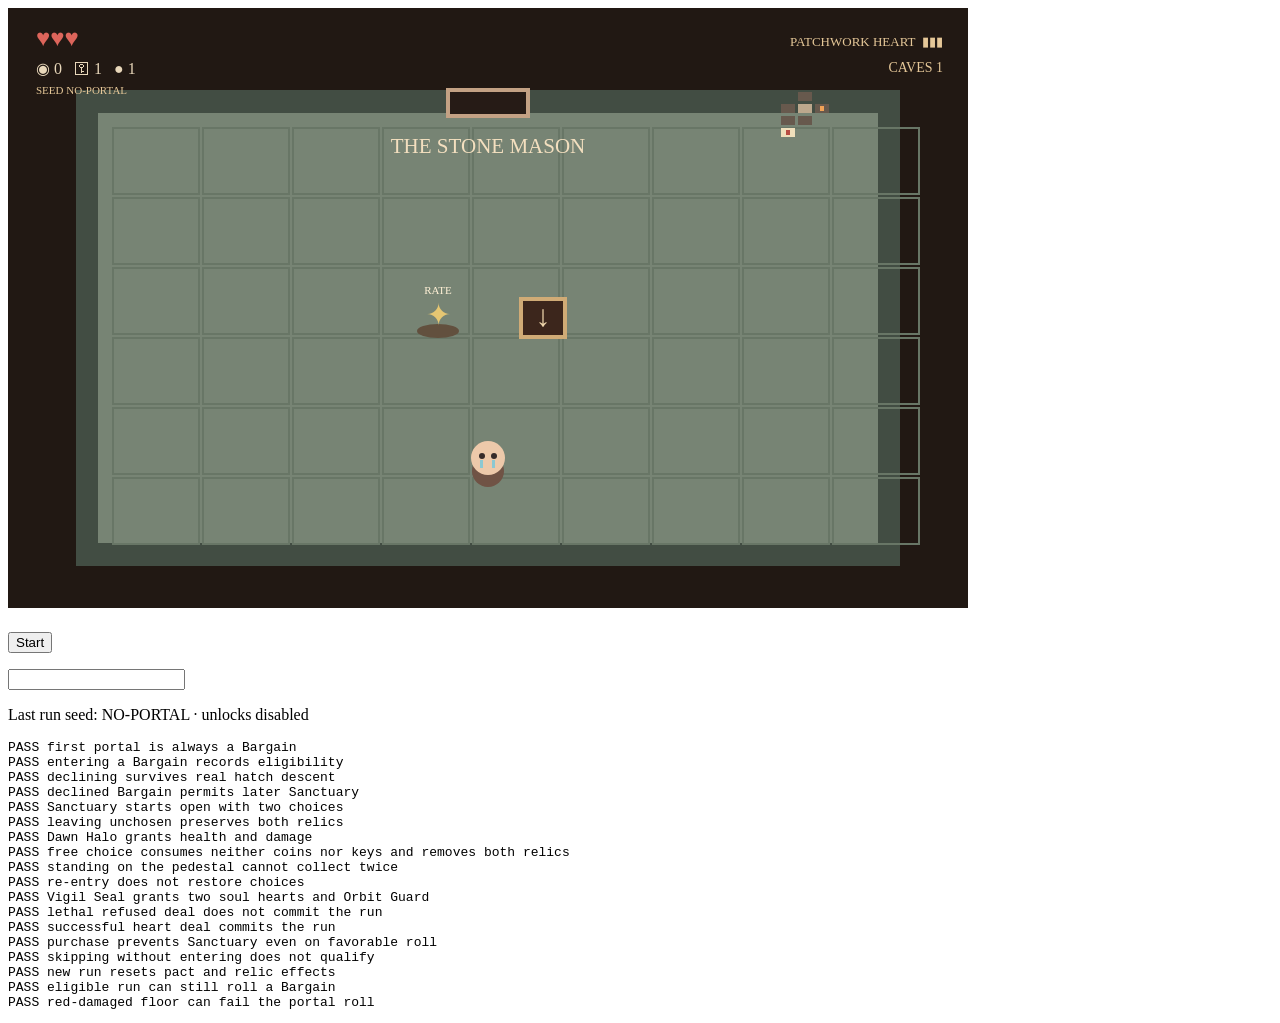
<file: tests/sanctuary.html>
<!doctype html><html><head><meta charset="utf-8"><title>Sanctuary checks</title></head><body><canvas id="game" width="960" height="600"></canvas><div id="overlay"><h2></h2><p></p><label id="unlock-option" hidden><input type="checkbox" id="unlock-select">Lantern</label><button id="start">Start</button><p id="unlock-status"></p><input id="seed-input" maxlength="20"><p id="seed-info"></p></div><div id="pause-reference" hidden><span id="pause-seed"></span><button id="pause-resume">Resume</button></div><pre id="result">Running…</pre><script src="../core.js?v=sanctuary"></script><script src="../game.js?v=sanctuary"></script><script src="sanctuary.js"></script></body></html>
</file>
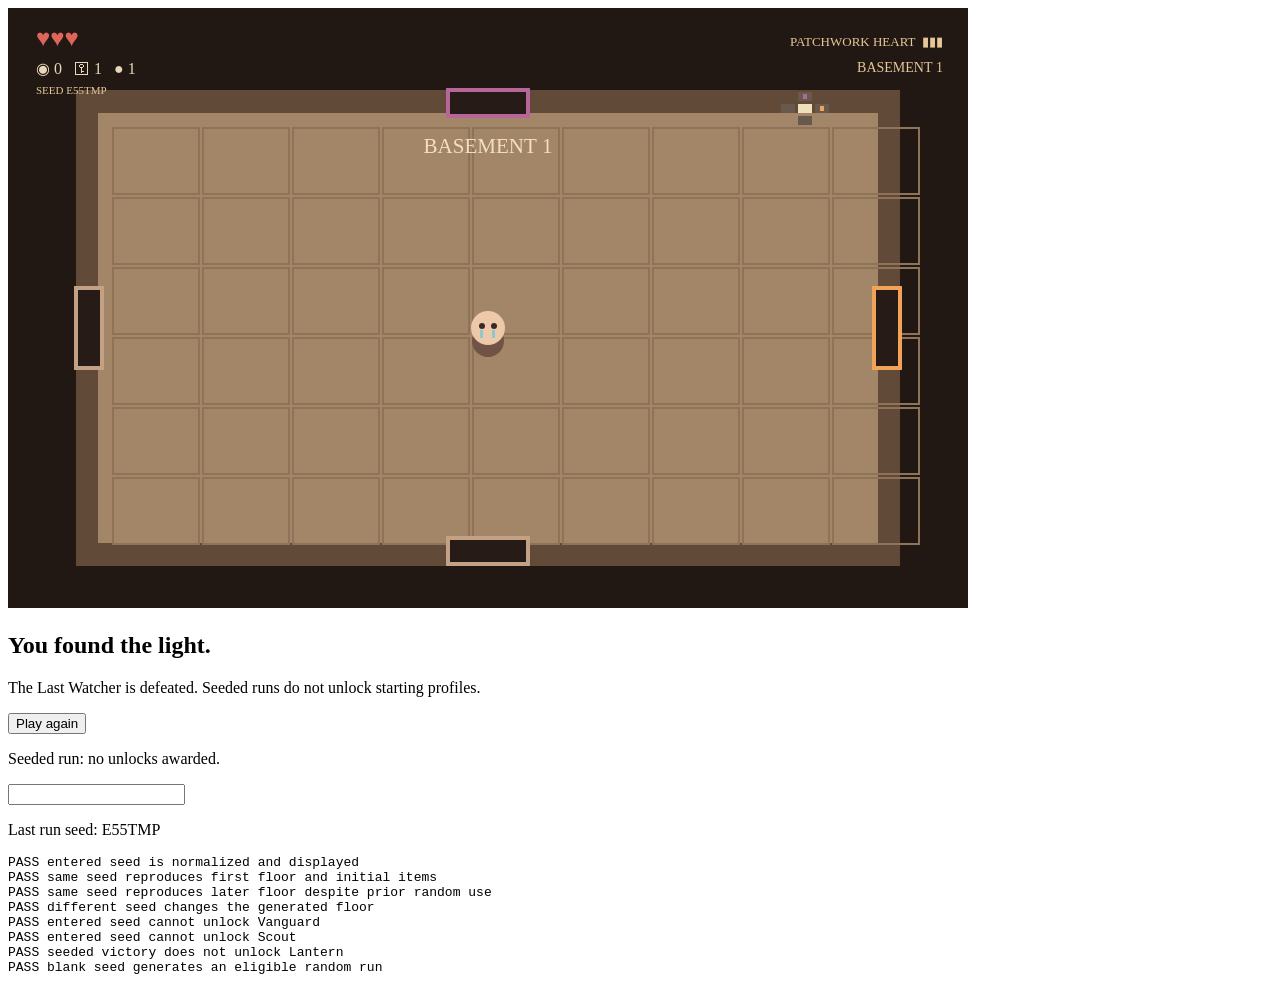
<file: tests/seeds.html>
<!doctype html><html><head><meta charset="utf-8"><title>Seeded run checks</title></head><body><canvas id="game" width="960" height="600"></canvas><div id="overlay"><h2></h2><p></p><label id="unlock-option" hidden><input type="checkbox" id="unlock-select">Lantern</label><button id="start">Start</button><p id="unlock-status"></p><input id="seed-input" maxlength="20"><p id="seed-info"></p></div><div id="pause-reference" hidden><span id="pause-seed"></span><button id="pause-resume">Resume</button></div><pre id="result">Running…</pre><script src="../core.js?v=seed-runs"></script><script src="../game.js?v=seed-runs"></script><script src="seeds.js"></script></body></html>
</file>
<file: style.css>
@import url('https://fonts.googleapis.com/css2?family=DM+Sans:wght@400;700&family=Special+Elite&display=swap');
:root{color-scheme:dark;background:#171411;color:#eadfca;font-family:'DM Sans',sans-serif}*{box-sizing:border-box}body{margin:0;background:radial-gradient(ellipse at top,#30251e,#171411 65%);min-height:100vh}main{max-width:1100px;margin:auto;padding:28px 24px}header{display:flex;justify-content:space-between;align-items:end;gap:30px;margin-bottom:18px}a{color:#d9aa77;text-decoration:none;font-size:14px}a:hover{text-decoration:underline}.eyebrow{font-size:10px;letter-spacing:.25em;color:#c68e60;font-weight:bold;margin:24px 0 8px}h1,h2{font-family:'Special Elite',Georgia,serif;margin:0;font-weight:400}h1{font-size:clamp(28px,4vw,44px)}header p:not(.eyebrow){margin:8px 0;color:#a89a87;font-size:14px}.controls{font-size:11px;line-height:2;color:#a89a87;text-align:right}.controls b{color:#dfc29e;margin-left:12px}.frame{position:relative;border:8px solid #3c3027;border-radius:6px;box-shadow:0 20px 70px #0009;overflow:hidden;background:#211914}canvas{display:block;width:100%;height:auto}#overlay{position:absolute;inset:0;display:grid;place-items:center;text-align:center;background:#160f0bd9;padding:20px}#overlay.hidden{display:none}#overlay>div{max-width:450px}h2{font-size:42px}#overlay p:not(.eyebrow){line-height:1.7;color:#c8b8a1}button{border:1px solid #e7b881;background:#c9814d;color:#20130e;padding:13px 30px;font-weight:bold;cursor:pointer;border-radius:3px}button:hover{background:#eda76d}small{display:block;margin-top:20px;color:#a89884;line-height:1.6}footer{display:flex;justify-content:space-between;color:#8e8071;font-size:11px;margin-top:15px;gap:15px}@media(max-width:650px){header{display:block}.controls{text-align:left;margin-top:14px}.controls b:first-child{margin-left:0}footer{display:block;line-height:2}}
.guide-open{display:block;margin:0 0 10px auto;padding:8px 14px;background:transparent;color:#ead5b7;border:1px solid #a78a6a;font-size:12px}.guide-open:hover{background:#4a3729;color:#fff}#guide{width:min(680px,calc(100% - 32px));max-height:min(80vh,760px);padding:0;border:1px solid #a88664;border-radius:8px;color:#eadfca;background:#241b16;box-shadow:0 24px 80px #000b}#guide::backdrop{background:#100b09c9}.guide-heading{position:sticky;top:0;z-index:1;display:flex;justify-content:space-between;align-items:center;gap:16px;padding:20px 24px;background:#2f241d;border-bottom:1px solid #594536}.guide-heading .eyebrow{margin:0 0 8px}.guide-heading h2{font-size:30px}.guide-heading button{padding:9px 14px;white-space:nowrap}.guide-content{padding:12px 24px 24px;font-size:14px;line-height:1.6}.guide-content h3{font-family:'Special Elite',Georgia,serif;font-size:22px;font-weight:400;color:#eac293;margin:24px 0 10px}.guide-content p{color:#cbbba7}.guide-content dt{font-weight:700;color:#efdbc0;margin-top:15px}.guide-content dd{margin:3px 0 0;color:#cbbba7}.guide-content kbd{font:700 12px 'DM Sans',sans-serif;background:#534235;border:1px solid #937a61;border-radius:3px;padding:2px 6px;color:#fff}.red-heart{color:#dd655b}.soul-heart{color:#9cdcec}.black-heart{color:#b6a2c5}button:focus-visible,#guide:focus-visible{outline:3px solid #f5d095;outline-offset:3px}@media(max-width:650px){.guide-open{margin:12px 0 0}.guide-heading{padding:16px}.guide-content{padding:10px 16px 20px}.guide-heading h2{font-size:25px}}
.unlock-option{display:block;margin:16px auto 12px;max-width:390px;font-size:13px;color:#edcf9e;line-height:1.5}.unlock-option[hidden]{display:none}.unlock-option input{accent-color:#d3935c;margin-right:8px}.unlock-status{font-size:12px!important;line-height:1.4!important;margin:10px 0!important}

/* Guide symbols repeat the glyphs and colors used on game pickups and doors. */
.guide-icon{display:inline-flex;align-items:center;justify-content:center;width:32px;height:32px;margin-right:9px;vertical-align:middle;border-radius:5px;background:#4a382c;color:#eadbc4;font:700 25px Georgia,serif;flex:none}.guide-icon.upgrade{color:#e5c672}.guide-icon.active{color:#d8aee8}.guide-icon.card{color:#e8ddc5}.guide-icon.pill{color:#ddb1db}.guide-icon.key{color:#e1dac4}.guide-icon.bomb{color:#3a3633;background:#a8967d}.guide-icon.coin{color:#f2cf73}.guide-icon.battery{color:#f3e48b}.guide-icon.red-heart{color:#cf544d}.guide-icon.soul-heart{color:#9cdcec}.guide-icon.black-heart{color:#9d8faa}.guide-icon.lantern{color:#edc9aa}.door-treasure{color:#ddbc69}.door-shop{color:#9bd3a1}.door-boss{color:#b9443d}.door-challenge{color:#f1a357}.door-curse{color:#b7669a}.chest{color:#d34d64}.portal{color:#eed5ab}.enemy-chaser{color:#b16f62}.enemy-spitter{color:#a85151}.enemy-burrower{color:#c3a06d}.enemy-charger{color:#d68752}.enemy-fan{color:#795379}.visual-key{display:grid;grid-template-columns:repeat(auto-fit,minmax(210px,1fr));gap:8px;font-size:13px}.visual-key>div{display:flex;align-items:center;background:#30251e;border-radius:5px;padding:5px}.pause-reference{position:absolute;inset:0;z-index:2;display:grid;place-items:center;background:#130e0aeD;padding:16px;overflow:auto;text-align:center}.pause-reference[hidden]{display:none}.pause-reference>div{max-width:650px}.pause-reference h2{font-size:clamp(23px,4vw,38px)}.pause-reference p{font-size:clamp(11px,1.5vw,15px);line-height:1.45;margin:8px 0}.pause-actions{display:flex;justify-content:center;gap:10px;flex-wrap:wrap}.pause-actions button{padding:9px 14px;font-size:13px}@media(max-width:650px){.pause-reference{position:fixed;inset:0;z-index:5;padding:16px}.pause-reference p{font-size:14px}.guide-icon{width:30px;height:30px;font-size:23px}.visual-key{grid-template-columns:1fr}}
.guide-icon.gold-chest{color:#e6c56e}
.guide-icon.scout{color:#90bfaa}.guide-icon.vanguard{color:#be9dc5}
@media(max-width:650px){#overlay{align-items:start;overflow:auto}}

.seed-entry{display:block;font-size:13px;color:#ead5b7;margin:10px 0 4px}.seed-entry span{color:#aa9b89}.seed-input{width:min(100%,240px);padding:8px;border:1px solid #a78a6a;border-radius:3px;background:#1c1511;color:#fff;font:inherit;text-transform:uppercase}.seed-input:focus-visible{outline:3px solid #f5d095;outline-offset:2px}#seed-help{margin:4px auto 10px;font-size:11px}.seed-info{font-size:12px!important;margin:8px 0!important;overflow-wrap:anywhere}.guide-icon.seed{color:#e5c798}

/* Letter markers make champion variants distinguishable without color alone. */
.guide-icon.champion-iron,.guide-icon.champion-swift,.guide-icon.champion-volatile{border-radius:50%;border:3px solid currentColor;background:#534039;font-size:17px}
.guide-icon.champion-iron{color:#d5dce8}.guide-icon.champion-swift{color:#f5df6b}.guide-icon.champion-volatile{color:#f59a68}
</file>
